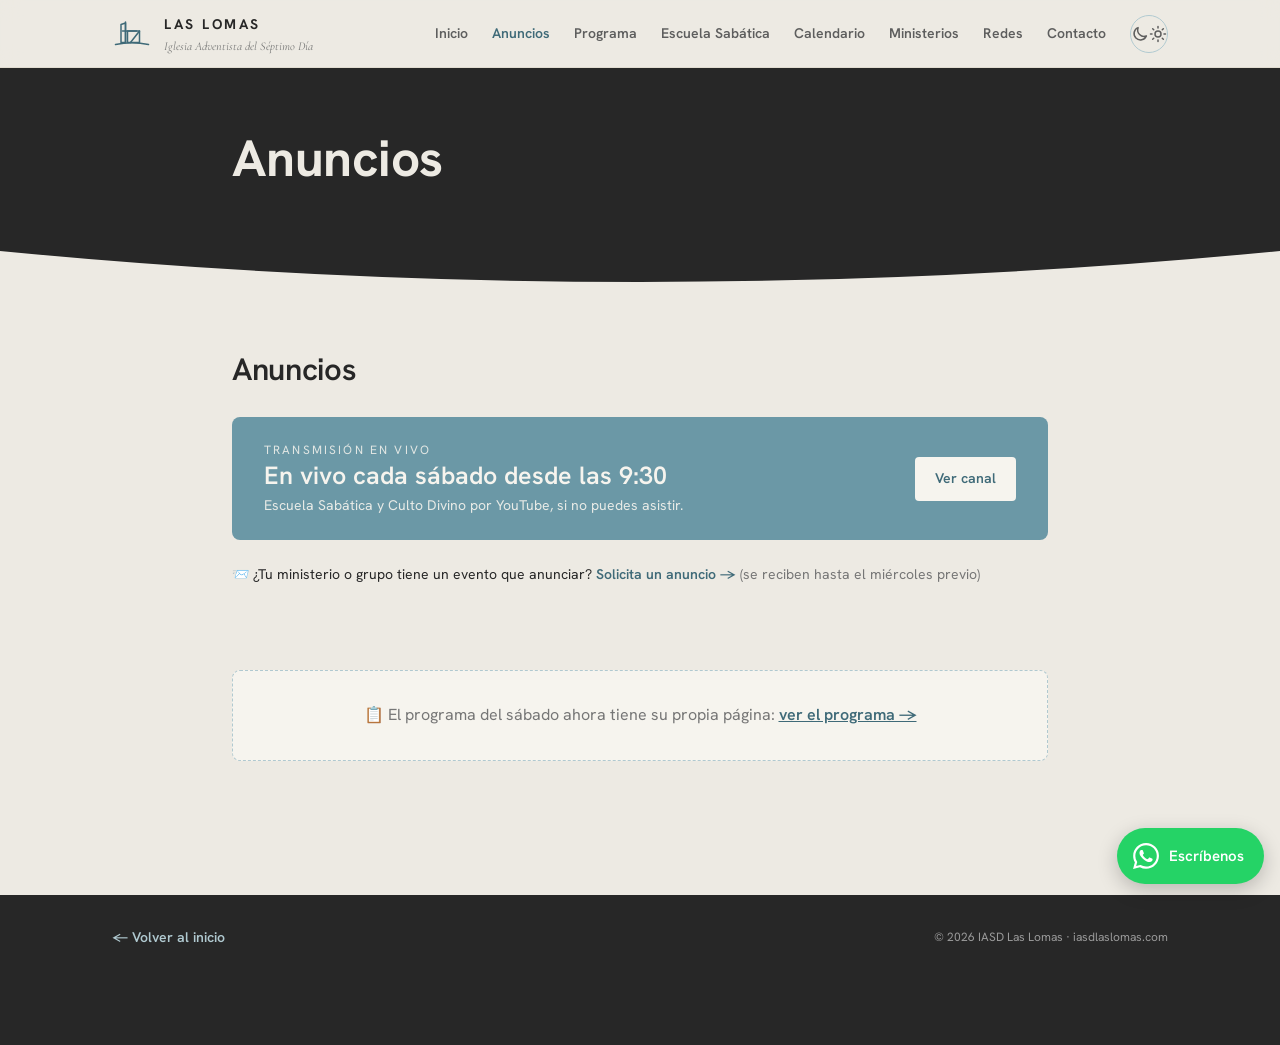
<file: anuncios.html>
<!DOCTYPE html>
<html lang="es">
<head>
<meta charset="UTF-8">
<meta name="viewport" content="width=device-width, initial-scale=1">
<title>Anuncios — IASD Las Lomas</title>
  <meta name="description" content="Los anuncios de esta semana en la IASD Las Lomas: actividades, eventos y avisos para la congregación.">
  <link rel="canonical" href="https://iasdlaslomas.com/anuncios.html">
  <meta property="og:type" content="website">
  <meta property="og:site_name" content="IASD Las Lomas">
  <meta property="og:locale" content="es_MX">
  <meta property="og:title" content="Anuncios — IASD Las Lomas">
  <meta property="og:description" content="Los anuncios de esta semana en la IASD Las Lomas: actividades, eventos y avisos para la congregación.">
  <meta property="og:url" content="https://iasdlaslomas.com/anuncios.html">
  <meta property="og:image" content="https://iasdlaslomas.com/og.jpg">
  <meta property="og:image:width" content="1200">
  <meta property="og:image:height" content="630">
  <meta property="og:image:alt" content="Fachada de la Iglesia Adventista del Séptimo Día Las Lomas">
  <meta name="twitter:card" content="summary_large_image">
  <link rel="icon" href="favicon.svg" type="image/svg+xml">
  <meta name="theme-color" content="#EDEAE3">
<link rel="preconnect" href="https://fonts.googleapis.com">
<link rel="preconnect" href="https://fonts.gstatic.com" crossorigin>
<link href="https://fonts.googleapis.com/css2?family=Hanken+Grotesk:wght@400;500;600;700&family=Cormorant+Garamond:ital,wght@1,500;1,600&display=swap" rel="stylesheet">
<link rel="stylesheet" href="tokens.css">
<link rel="stylesheet" href="tema.css">
<script src="tema.js"></script>
<style>
  * { box-sizing: border-box; }
  html { scroll-behavior: smooth; }
  body { margin: 0; background: var(--bg); color: var(--ink); font-family: var(--font-body); line-height: var(--leading-normal); }
  .wrap { max-width: 880px; margin: 0 auto; padding: 0 var(--space-6); }
  section { padding: clamp(2.5rem, 6vh, 4rem) 0; }

  header { position: sticky; top: 0; z-index: 20; background: color-mix(in srgb, var(--color-crema-100) 90%, transparent); backdrop-filter: blur(10px); border-bottom: var(--line-thin) solid var(--border); }
  .nav { display: flex; align-items: center; gap: var(--space-5); padding: var(--space-3) 0; max-width: 1120px; margin: 0 auto; padding-left: var(--space-6); padding-right: var(--space-6); }
  .brand { display: flex; align-items: center; gap: var(--space-3); text-decoration: none; color: var(--ink); }
  .brand svg { width: 40px; height: auto; stroke: var(--accent-press); }
  .brand .name { font-weight: 700; letter-spacing: var(--tracking-wider); font-size: var(--text-sm); text-transform: uppercase; }
  .brand .desc { display: block; font-family: var(--font-script); font-style: italic; font-size: var(--text-xs); letter-spacing: 0; text-transform: none; color: var(--ink-muted); }
  .nav nav { margin-left: auto; display: flex; gap: var(--space-5); align-items: center; }
  .nav nav a { color: var(--ink-soft); text-decoration: none; font-size: var(--text-sm); font-weight: 600; }
  .nav nav a:hover, .nav nav a.actual { color: var(--accent-press); }
  .nav-toggle { display: none; margin-left: auto; background: transparent; border: none; cursor: pointer; padding: 6px; color: var(--ink); }
  .nav-toggle svg { width: 24px; height: 24px; display: block; }
  @media (max-width: 960px) {
    .nav-toggle { display: block; }
    .nav nav { display: none; position: absolute; top: 100%; left: 0; right: 0; margin: 0; flex-direction: column; align-items: flex-start; gap: 0; background: color-mix(in srgb, var(--color-crema-100) 97%, transparent); backdrop-filter: blur(10px); border-bottom: var(--line-thin) solid var(--border); padding: var(--space-2) var(--space-6) var(--space-4); box-shadow: var(--shadow-md); }
    .nav nav.abierto { display: flex; }
    .nav nav a { padding: 10px 0; font-size: var(--text-base); width: 100%; }
  }

  .hero-mini { background: var(--bg-inverted); color: var(--ink-on-dark); padding: clamp(2.5rem, 6vh, 4rem) 0; }
  .hero-mini .kicker { color: var(--color-cielo-300); }
  .hero-mini h1 { font-size: clamp(2.2rem, 5vw, 3.2rem); margin: var(--space-2) 0 0; letter-spacing: var(--tracking-tight); line-height: var(--leading-tight); }
  .kicker { font-size: var(--text-xs); letter-spacing: var(--tracking-wider); text-transform: uppercase; font-weight: 700; color: var(--accent-press); }
  .loma { display: block; width: 100%; height: 48px; }

  .banner { display: flex; align-items: center; gap: var(--space-5); border-radius: var(--radius-lg); padding: var(--space-5) var(--space-6); margin-bottom: var(--space-4); }
  .banner .lead { font-size: var(--text-xs); letter-spacing: var(--tracking-wider); text-transform: uppercase; opacity: .85; }
  .banner h3 { margin: 2px 0 0; font-size: var(--text-xl); font-weight: 600; line-height: var(--leading-tight); }
  .banner p { margin: 4px 0 0; font-size: var(--text-sm); opacity: .9; }
  .banner .cta { margin-left: auto; flex: none; font-weight: 600; font-size: var(--text-sm); padding: 11px 20px; border-radius: var(--radius-md); white-space: nowrap; text-decoration: none; }
  .banner-accent { background: var(--accent); color: var(--on-accent); }
  .banner-accent .cta { background: var(--on-accent); color: var(--accent-press); }
  .banner-ink { background: var(--bg-inverted); color: var(--ink-on-dark); }
  .banner-ink .cta { background: var(--accent); color: var(--on-accent); }
  .banner-tint { background: var(--bg-tinted); color: var(--ink); border: var(--line-thin) solid var(--border-strong); }
  .banner-tint .cta { background: var(--accent); color: var(--on-accent); }
  .banner img.foto { width: 148px; border-radius: var(--radius-md); flex: none; display: block; }
  @media (max-width: 640px) { .banner { flex-direction: column; align-items: flex-start; } .banner .cta { margin-left: 0; } .banner img.foto { width: 100%; } }
  .vacio { color: var(--ink-muted); font-size: var(--text-base); background: var(--bg-elevated); border: var(--line-thin) dashed var(--border-strong); border-radius: var(--radius-lg); padding: var(--space-6); text-align: center; }

  h2.titulo { font-size: var(--text-2xl); font-weight: 600; letter-spacing: var(--tracking-tight); margin: 0 0 var(--space-5); }
  h2.titulo a.abrir-canva { display: inline-block; vertical-align: middle; margin-left: var(--space-4); font-size: var(--text-xs); font-weight: 700; letter-spacing: var(--tracking-wide); color: var(--accent-press); text-decoration: none; border: var(--line-thin) solid var(--border-strong); border-radius: var(--radius-pill); padding: 4px 14px; }
  h2.titulo a.abrir-canva:hover { background: var(--bg-tinted); }
  .schedule { background: var(--bg-elevated); border: var(--line-thin) solid var(--border); border-radius: var(--radius-lg); overflow: hidden; box-shadow: var(--shadow-md); }
  .schedule .head { background: var(--bg-inverted); color: var(--ink-on-dark); padding: var(--space-4) var(--space-5); }
  .schedule .head .day { font-size: var(--text-xs); letter-spacing: var(--tracking-wider); text-transform: uppercase; color: var(--color-cielo-300); }
  .schedule .head .title { font-size: var(--text-xl); font-weight: 600; margin-top: 2px; }
  .slot { display: flex; align-items: center; gap: var(--space-4); padding: var(--space-4) var(--space-5); border-bottom: var(--line-thin) solid var(--border); }
  .slot:last-child { border-bottom: none; }
  .slot .time { font-weight: 600; font-size: var(--text-base); color: var(--accent-press); width: 92px; flex: none; font-variant-numeric: tabular-nums; }
  .slot .what b { display: block; font-size: var(--text-base); font-weight: 600; }
  .slot .what span { font-size: var(--text-sm); color: var(--ink-muted); }
  .slot .what .det { display: block; font-size: var(--text-xs); color: var(--ink-muted); margin-top: 2px; font-style: italic; }
  .slot .what .rec { display: block; font-size: var(--text-xs); color: var(--accent-press); margin-top: 2px; font-weight: 600; }
  .slot .what a.abrir { display: inline-block; font-size: var(--text-xs); font-weight: 700; letter-spacing: var(--tracking-wide); color: var(--accent-press); text-decoration: none; border: var(--line-thin) solid var(--border-strong); border-radius: var(--radius-pill); padding: 3px 12px; margin-top: 6px; margin-right: 6px; }
  .slot .what a.abrir:hover { background: var(--bg-tinted); }
  .schedule + .schedule { margin-top: var(--space-5); }
  .schedule .head .tema { font-family: var(--font-script); font-style: italic; font-size: var(--text-base); color: var(--color-cielo-300); margin-top: 2px; }
  .schedule .head .ver-diseno { display: inline-block; margin-top: var(--space-2); font-size: var(--text-xs); font-weight: 700; letter-spacing: var(--tracking-wide); color: var(--color-cielo-300); text-decoration: none; border: var(--line-thin) solid var(--color-carbon-600); border-radius: var(--radius-pill); padding: 5px 14px; }
  .schedule .head .ver-diseno:hover { color: var(--ink-on-dark); border-color: var(--color-cielo-300); }
  .schedule .pie { padding: var(--space-3) var(--space-5); background: var(--bg-tinted); font-size: var(--text-sm); color: var(--ink-soft); border-top: var(--line-thin) solid var(--border); }
  .nota-prep { display: flex; gap: var(--space-3); align-items: start; background: var(--bg-tinted); border: var(--line-thin) solid var(--border-strong); border-radius: var(--radius-lg); padding: var(--space-4) var(--space-5); margin-bottom: var(--space-5); font-size: var(--text-sm); color: var(--accent-press); }
  .solicitar-cta { margin-top: var(--space-5); font-size: var(--text-sm); }
  .solicitar-cta a { color: var(--accent-press); font-weight: 600; text-decoration: none; }
  .solicitar-cta a:hover { text-decoration: underline; }

  footer { background: var(--bg-inverted); color: var(--ink-on-dark); padding: var(--space-6) 0; margin-top: var(--space-8); }
  footer .wrap { display: flex; flex-wrap: wrap; gap: var(--space-5); align-items: center; justify-content: space-between; max-width: 1120px; }
  footer small { color: var(--color-gris-400); font-size: var(--text-xs); }
  footer a { color: var(--color-cielo-300); text-decoration: none; font-size: var(--text-sm); font-weight: 600; }
</style>
</head>
<body>

<header>
  <div class="nav">
    <a class="brand" href="index.html">
      <svg viewBox="0 0 160 120" fill="none" stroke-width="6" stroke-linecap="round" stroke-linejoin="round" aria-hidden="true">
        <path d="M14,102 Q80,88 146,102"/><path d="M36,22 L54,16 L54,94 L36,94 Z"/><line x1="54" y1="12" x2="54" y2="94"/><line x1="42" y1="48" x2="98" y2="48"/><path d="M62,48 L110,48 L110,94 L62,94 Z"/><line x1="110" y1="48" x2="74" y2="94"/>
      </svg>
      <span>
        <span class="name">Las Lomas</span>
        <span class="desc">Iglesia Adventista del Séptimo Día</span>
      </span>
    </a>
    <button class="nav-toggle" type="button" aria-label="Abrir menú" aria-expanded="false">
      <svg viewBox="0 0 24 24" fill="none" stroke="currentColor" stroke-width="2" stroke-linecap="round"><line x1="4" y1="7" x2="20" y2="7"/><line x1="4" y1="12" x2="20" y2="12"/><line x1="4" y1="17" x2="20" y2="17"/></svg>
    </button>
    <nav>
      <a href="index.html">Inicio</a>
      <a href="anuncios.html" class="actual">Anuncios</a>
      <a href="programa.html">Programa</a>
      <a href="escuela.html">Escuela Sabática</a>
      <a href="calendario.html">Calendario</a>
      <a href="ministerios.html">Ministerios</a>
      <a href="redes.html">Redes</a>
      <a href="index.html#contacto">Contacto</a>
    </nav>
  </div>
</header>

<div class="hero-mini">
  <div class="wrap">
    <h1>Anuncios</h1>
  </div>
</div>
<svg class="loma" viewBox="0 0 1440 48" preserveAspectRatio="none" aria-hidden="true">
  <path d="M0,48 L0,40 Q720,-22 1440,40 L1440,48 Z" fill="var(--color-carbon-800)" transform="scale(1,-1) translate(0,-48)"/>
</svg>

<section>
  <div class="wrap">
    <h2 class="titulo">Anuncios</h2>
    <div id="anuncios-lista"></div>
    <p class="vacio" id="anuncios-vacio" hidden>No hay anuncios por ahora — vuelve pronto.</p>
    <p class="solicitar-cta">📨 ¿Tu ministerio o grupo tiene un evento que anunciar? <a href="solicitar.html">Solicita un anuncio →</a> <span style="color:var(--ink-muted);">(se reciben hasta el miércoles previo)</span></p>
  </div>
</section>

<section id="programa" style="padding-top: 0;">
  <div class="wrap">
    <p class="vacio">📋 El programa del sábado ahora tiene su propia página: <a href="programa.html" style="color:var(--accent-press);font-weight:600;">ver el programa →</a></p>
  </div>
</section>

<footer>
  <div class="wrap">
    <a href="index.html">← Volver al inicio</a>
    <small>© 2026 IASD Las Lomas · iasdlaslomas.com</small>
  </div>
</footer>

<script>
(function () {
  var estilos = ['banner-accent', 'banner-ink', 'banner-tint'];
  fetch('anuncios.json', { cache: 'no-store' })
    .then(function (r) { if (!r.ok) throw 0; return r.json(); })
    .then(function (lista) {
      var hoy = new Date();
      var activos = (lista || []).filter(function (a) {
        return a && a.titulo && (!a.hasta || new Date(a.hasta + 'T23:59:59') >= hoy);
      });
      // Entrada especial {"tipo":"canva","enlace":...}: botón para ver el deck original.
      var canva = (lista || []).find(function (a) {
        return a && a.tipo === 'canva' && a.enlace && (!a.hasta || new Date(a.hasta + 'T23:59:59') >= hoy);
      });
      if (canva) {
        var h2an = document.querySelector('h2.titulo');
        if (h2an) {
          var ac = document.createElement('a');
          ac.className = 'abrir-canva';
          ac.href = canva.enlace; ac.target = '_blank'; ac.rel = 'noopener';
          ac.textContent = 'Ver versión de Canva ↗';
          h2an.appendChild(ac);
        }
      }
      if (!activos.length) { document.getElementById('anuncios-vacio').hidden = false; return; }
      var cont = document.getElementById('anuncios-lista');
      activos.forEach(function (a, i) {
        var b = document.createElement('div');
        b.className = 'banner ' + (estilos.indexOf('banner-' + a.estilo) >= 0 ? 'banner-' + a.estilo : estilos[i % estilos.length]);
        if (a.imagen) {
          var img = document.createElement('img');
          img.className = 'foto'; img.src = a.imagen; img.alt = a.titulo; img.loading = 'lazy';
          b.appendChild(img);
        }
        var caja = document.createElement('div');
        if (a.etiqueta) { var lead = document.createElement('div'); lead.className = 'lead'; lead.textContent = a.etiqueta; caja.appendChild(lead); }
        var h = document.createElement('h3'); h.textContent = a.titulo; caja.appendChild(h);
        if (a.detalle) { var p = document.createElement('p'); p.textContent = a.detalle; caja.appendChild(p); }
        b.appendChild(caja);
        if (a.enlace) {
          var cta = document.createElement('a');
          cta.className = 'cta'; cta.href = a.enlace; cta.target = '_blank'; cta.rel = 'noopener';
          cta.textContent = a.boton || 'Más información';
          b.appendChild(cta);
        }
        cont.appendChild(b);
      });
    })
    .catch(function () { document.getElementById('anuncios-vacio').hidden = false; });

})();
</script>
<script>
(function () {
  var t = document.querySelector('.nav-toggle'), n = document.querySelector('.nav nav');
  if (!t || !n) return;
  t.addEventListener('click', function () {
    var abierto = n.classList.toggle('abierto');
    t.setAttribute('aria-expanded', abierto ? 'true' : 'false');
  });
  n.addEventListener('click', function (e) {
    if (e.target.closest('a')) { n.classList.remove('abierto'); t.setAttribute('aria-expanded', 'false'); }
  });
})();
</script>
<!-- Asistente por WhatsApp: botón flotante -->
<a class="wa-flotante" href="https://wa.me/528134151149?text=Hola" target="_blank" rel="noopener" aria-label="Escríbele al Asistente de la iglesia por WhatsApp"><svg viewBox="0 0 24 24" aria-hidden="true"><path fill="currentColor" d="M17.472 14.382c-.297-.149-1.758-.867-2.03-.967-.273-.099-.471-.148-.67.15-.197.297-.767.966-.94 1.164-.173.199-.347.223-.644.075-.297-.15-1.255-.463-2.39-1.475-.883-.788-1.48-1.761-1.653-2.059-.173-.297-.018-.458.13-.606.134-.133.298-.347.446-.52.149-.174.198-.298.298-.497.099-.198.05-.371-.025-.52-.075-.149-.669-1.612-.916-2.207-.242-.579-.487-.5-.669-.51-.173-.008-.371-.01-.57-.01-.198 0-.52.074-.792.372-.272.297-1.04 1.016-1.04 2.479 0 1.462 1.065 2.875 1.213 3.074.149.198 2.096 3.2 5.077 4.487.709.306 1.262.489 1.694.625.712.227 1.36.195 1.871.118.571-.085 1.758-.719 2.006-1.413.248-.694.248-1.289.173-1.413-.074-.124-.272-.198-.57-.347m-5.421 7.403h-.004a9.87 9.87 0 0 1-5.031-1.378l-.361-.214-3.741.982.998-3.648-.235-.374a9.86 9.86 0 0 1-1.51-5.26c.001-5.45 4.436-9.884 9.888-9.884 2.64 0 5.122 1.03 6.988 2.898a9.825 9.825 0 0 1 2.893 6.994c-.003 5.45-4.437 9.884-9.885 9.884m8.413-18.297A11.815 11.815 0 0 0 12.05 0C5.495 0 .16 5.335.157 11.892c0 2.096.547 4.142 1.588 5.945L.057 24l6.305-1.654a11.882 11.882 0 0 0 5.683 1.448h.005c6.554 0 11.89-5.335 11.893-11.893a11.821 11.821 0 0 0-3.48-8.413z"/></svg><span>Escríbenos</span></a>
<style>
  .wa-flotante { position: fixed; right: max(16px, env(safe-area-inset-right)); bottom: max(16px, env(safe-area-inset-bottom)); z-index: 60; display: inline-flex; align-items: center; gap: 10px; height: 56px; min-width: 56px; padding: 0 16px; justify-content: center; border-radius: 999px; background: #25D366; color: #fff; text-decoration: none; font: 600 15px/1 "Hanken Grotesk", system-ui, sans-serif; box-shadow: 0 6px 20px rgba(0,0,0,.22); transition: transform .15s ease, box-shadow .15s ease; }
  .wa-flotante svg { width: 26px; height: 26px; flex: none; }
  .wa-flotante span { display: none; }
  .wa-flotante:hover { transform: translateY(-2px); box-shadow: 0 10px 24px rgba(0,0,0,.26); }
  .wa-flotante:focus-visible { outline: 3px solid #0b3d2a; outline-offset: 3px; }
  @media (min-width: 820px) { .wa-flotante { padding: 0 20px 0 16px; } .wa-flotante span { display: inline; } }
  @media (prefers-reduced-motion: reduce) { .wa-flotante { transition: none; } .wa-flotante:hover { transform: none; } }
  footer::after { content: ""; display: block; height: 64px; }  /* que el botón no tape el pie */
  @media print { .wa-flotante { display: none; } footer::after { display: none; } }
</style>
</body>
</html>
</file>
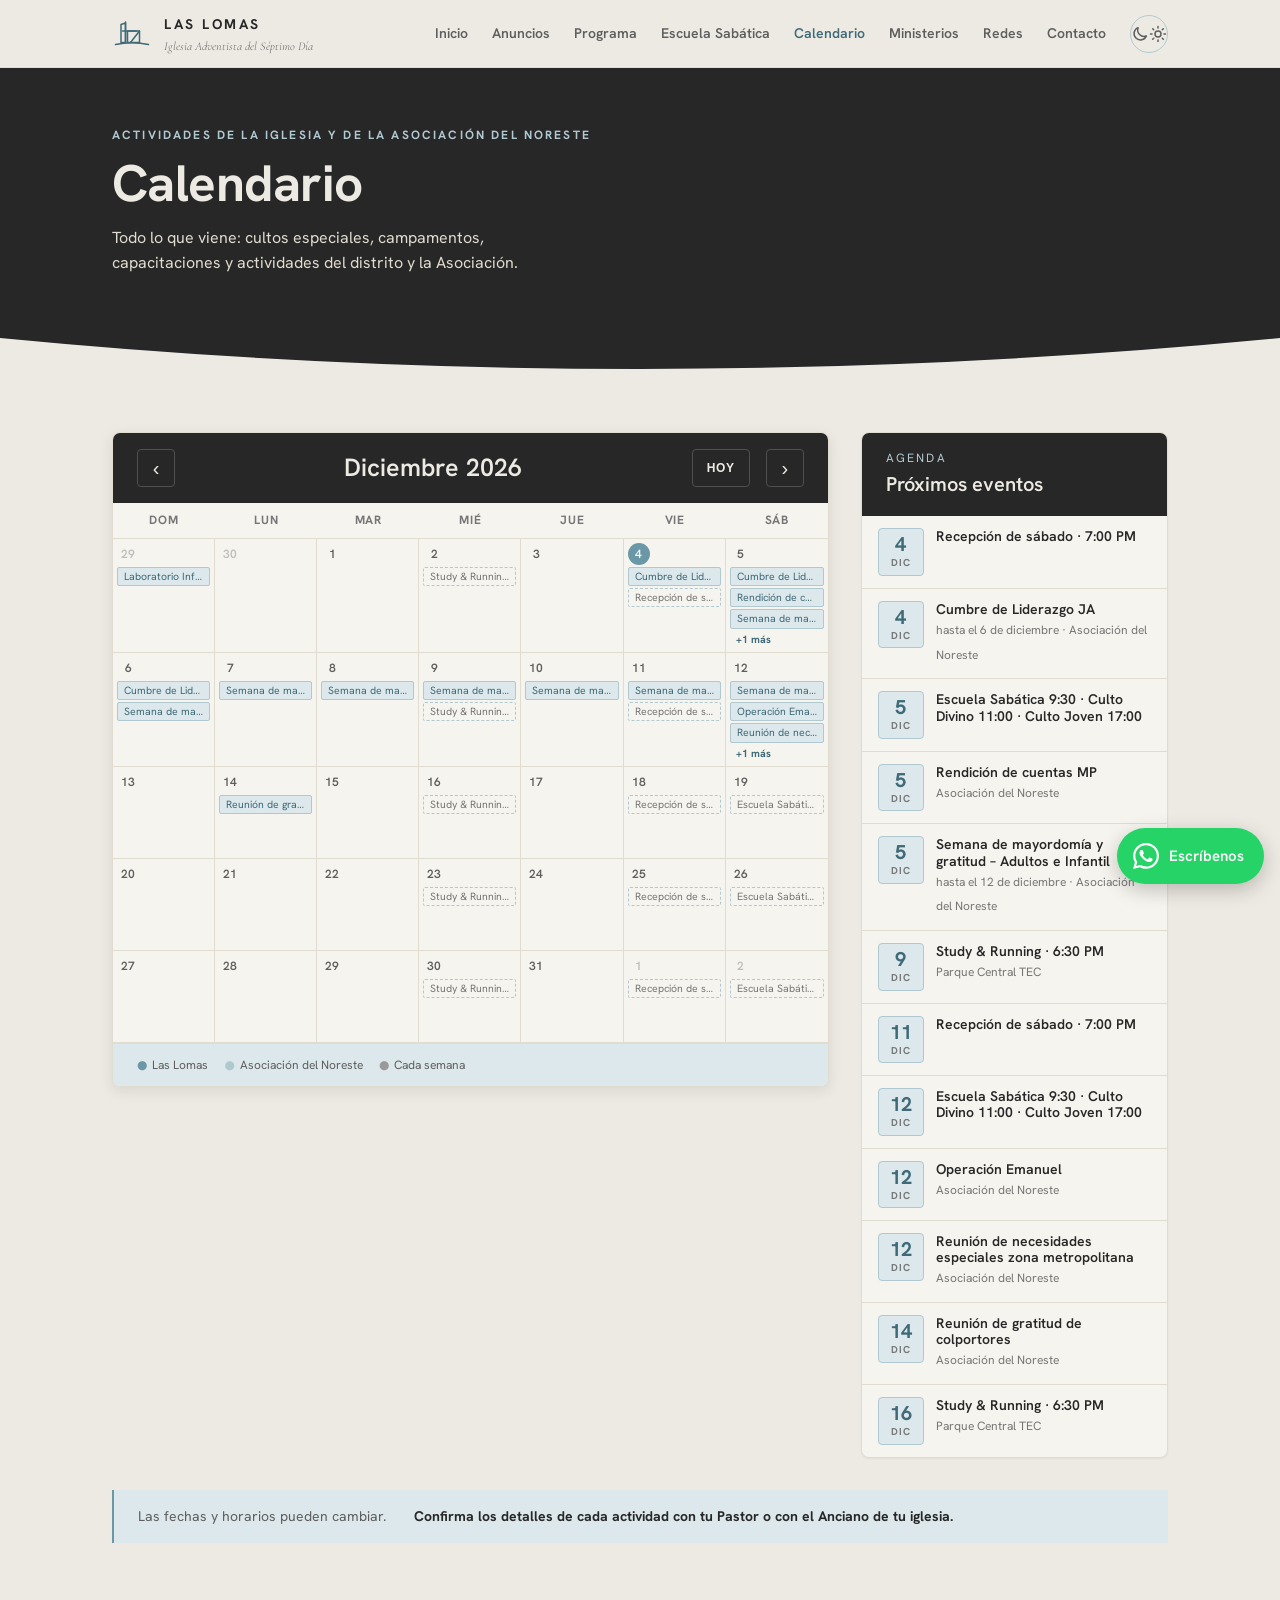
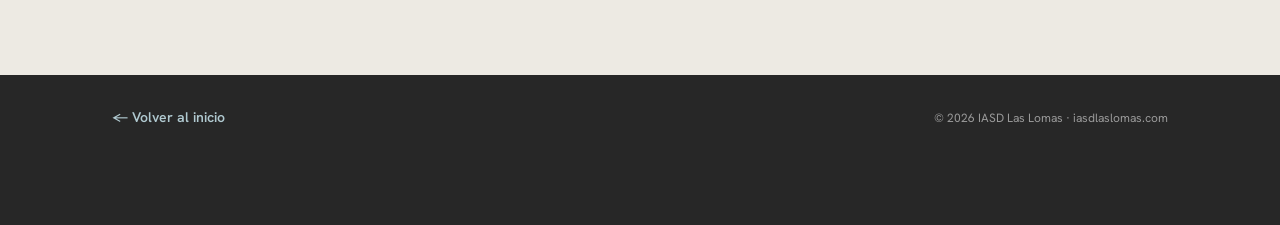
<file: calendario.html>
<!DOCTYPE html>
<html lang="es">
<head>
<meta charset="UTF-8">
<meta name="viewport" content="width=device-width, initial-scale=1">
<title>Calendario — IASD Las Lomas</title>
  <meta name="description" content="Calendario de actividades de la IASD Las Lomas y de la Asociación del Noreste.">
  <link rel="canonical" href="https://iasdlaslomas.com/calendario.html">
  <meta property="og:type" content="website">
  <meta property="og:site_name" content="IASD Las Lomas">
  <meta property="og:locale" content="es_MX">
  <meta property="og:title" content="Calendario — IASD Las Lomas">
  <meta property="og:description" content="Calendario de actividades de la IASD Las Lomas y de la Asociación del Noreste.">
  <meta property="og:url" content="https://iasdlaslomas.com/calendario.html">
  <meta property="og:image" content="https://iasdlaslomas.com/og.jpg">
  <meta property="og:image:width" content="1200">
  <meta property="og:image:height" content="630">
  <meta property="og:image:alt" content="Fachada de la Iglesia Adventista del Séptimo Día Las Lomas">
  <meta name="twitter:card" content="summary_large_image">
  <link rel="icon" href="favicon.svg" type="image/svg+xml">
  <meta name="theme-color" content="#EDEAE3">
<link rel="preconnect" href="https://fonts.googleapis.com">
<link rel="preconnect" href="https://fonts.gstatic.com" crossorigin>
<link href="https://fonts.googleapis.com/css2?family=Hanken+Grotesk:wght@400;500;600;700&family=Cormorant+Garamond:ital,wght@1,500;1,600&display=swap" rel="stylesheet">
<link rel="stylesheet" href="tokens.css">
<link rel="stylesheet" href="tema.css">
<script src="tema.js"></script>
<style>
  * { box-sizing: border-box; }
  html { scroll-behavior: smooth; }
  body { margin: 0; background: var(--bg); color: var(--ink); font-family: var(--font-body); line-height: var(--leading-normal); }
  .wrap { max-width: 1120px; margin: 0 auto; padding: 0 var(--space-6); }
  section { padding: clamp(2.5rem, 6vh, 4rem) 0; }

  header { position: sticky; top: 0; z-index: 20; background: color-mix(in srgb, var(--color-crema-100) 90%, transparent); backdrop-filter: blur(10px); border-bottom: var(--line-thin) solid var(--border); }
  .nav { display: flex; align-items: center; gap: var(--space-5); padding: var(--space-3) var(--space-6); max-width: 1120px; margin: 0 auto; }
  .brand { display: flex; align-items: center; gap: var(--space-3); text-decoration: none; color: var(--ink); }
  .brand svg { width: 40px; height: auto; stroke: var(--accent-press); }
  .brand .name { font-weight: 700; letter-spacing: var(--tracking-wider); font-size: var(--text-sm); text-transform: uppercase; }
  .brand .desc { display: block; font-family: var(--font-script); font-style: italic; font-size: var(--text-xs); letter-spacing: 0; text-transform: none; color: var(--ink-muted); }
  .nav nav { margin-left: auto; display: flex; gap: var(--space-5); align-items: center; }
  .nav nav a { color: var(--ink-soft); text-decoration: none; font-size: var(--text-sm); font-weight: 600; }
  .nav nav a:hover, .nav nav a.actual { color: var(--accent-press); }
  .nav-toggle { display: none; margin-left: auto; background: transparent; border: none; cursor: pointer; padding: 6px; color: var(--ink); }
  .nav-toggle svg { width: 24px; height: 24px; display: block; }
  @media (max-width: 960px) {
    .nav-toggle { display: block; }
    .nav nav { display: none; position: absolute; top: 100%; left: 0; right: 0; margin: 0; flex-direction: column; align-items: flex-start; gap: 0; background: color-mix(in srgb, var(--color-crema-100) 97%, transparent); backdrop-filter: blur(10px); border-bottom: var(--line-thin) solid var(--border); padding: var(--space-2) var(--space-6) var(--space-4); box-shadow: var(--shadow-md); }
    .nav nav.abierto { display: flex; }
    .nav nav a { padding: 10px 0; font-size: var(--text-base); width: 100%; }
  }

  .hero-mini { background: var(--bg-inverted); color: var(--ink-on-dark); padding: clamp(2.5rem, 6vh, 4rem) 0; }
  .hero-mini .kicker { color: var(--color-cielo-300); }
  .hero-mini h1 { font-size: clamp(2.2rem, 5vw, 3.2rem); margin: var(--space-2) 0 0; letter-spacing: var(--tracking-tight); line-height: var(--leading-tight); }
  .hero-mini p { color: var(--color-crema-200); margin: var(--space-3) 0 0; max-width: 52ch; }
  .kicker { font-size: var(--text-xs); letter-spacing: var(--tracking-wider); text-transform: uppercase; font-weight: 700; color: var(--accent-press); }
  .loma { display: block; width: 100%; height: 48px; }

  .cal-layout { display: grid; grid-template-columns: 7fr 3fr; gap: var(--space-6); align-items: start; }
  @media (max-width: 900px) { .cal-layout { grid-template-columns: 1fr; } }

  /* ---- Vista mensual ---- */
  .cal { background: var(--bg-elevated); border: var(--line-thin) solid var(--border); border-radius: var(--radius-lg); overflow: hidden; box-shadow: var(--shadow-md); }
  .cal-head { display: flex; align-items: center; gap: var(--space-4); background: var(--bg-inverted); color: var(--ink-on-dark); padding: var(--space-4) var(--space-5); }
  .cal-head .mes { font-size: var(--text-xl); font-weight: 600; text-transform: capitalize; flex: 1; text-align: center; }
  .cal-head button { background: transparent; border: var(--line-thin) solid var(--color-carbon-600); color: var(--ink-on-dark); border-radius: var(--radius-md); width: 38px; height: 38px; font-size: var(--text-lg); cursor: pointer; line-height: 1; }
  .cal-head button:hover { border-color: var(--color-cielo-300); color: var(--color-cielo-300); }
  .cal-head .hoy-btn { width: auto; padding: 0 14px; font-size: var(--text-xs); font-weight: 700; letter-spacing: var(--tracking-wide); }
  .cal-dias, .cal-grid { display: grid; grid-template-columns: repeat(7, minmax(0, 1fr)); }
  .cal-dias div { padding: var(--space-2); text-align: center; font-size: var(--text-xs); font-weight: 700; letter-spacing: var(--tracking-wide); text-transform: uppercase; color: var(--ink-muted); border-bottom: var(--line-thin) solid var(--border); }
  .cal-celda { min-width: 0; min-height: 92px; border-bottom: var(--line-thin) solid var(--border); border-right: var(--line-thin) solid var(--border); padding: 4px; font-size: var(--text-xs); }
  .cal-celda:nth-child(7n) { border-right: none; }
  .cal-celda .num { font-weight: 600; color: var(--ink-soft); display: inline-block; width: 22px; height: 22px; line-height: 22px; text-align: center; border-radius: var(--radius-pill); }
  .cal-celda.otro-mes .num { color: var(--color-gris-300); }
  .cal-celda.hoy .num { background: var(--accent); color: var(--on-accent); }
  .pill { display: block; margin-top: 2px; padding: 1px 6px; border-radius: var(--radius-sm); font-size: 10.5px; line-height: 1.45; white-space: nowrap; overflow: hidden; text-overflow: ellipsis; cursor: default; }
  .pill.iglesia { background: var(--accent); color: var(--on-accent); }
  .pill.asociacion { background: var(--bg-tinted); color: var(--accent-press); border: var(--line-thin) solid var(--border-strong); }
  .pill.recurrente { background: transparent; color: var(--ink-muted); border: var(--line-thin) dashed var(--border-strong); }
  .pill.mas { background: transparent; color: var(--accent-press); font-weight: 700; cursor: pointer; border: none; }
  .leyenda { display: flex; gap: var(--space-4); flex-wrap: wrap; padding: var(--space-3) var(--space-5); background: var(--bg-tinted); border-top: var(--line-thin) solid var(--border); font-size: var(--text-xs); color: var(--ink-soft); }
  .leyenda span::before { content: "●"; margin-right: 5px; }
  .leyenda .l-iglesia::before { color: var(--accent); }
  .leyenda .l-asociacion::before { color: var(--color-cielo-300); }
  .leyenda .l-recurrente::before { color: var(--color-gris-400); }

  /* ---- Agenda ---- */
  .agenda { background: var(--bg-elevated); border: var(--line-thin) solid var(--border); border-radius: var(--radius-lg); overflow: hidden; box-shadow: var(--shadow-sm); position: sticky; top: 84px; }
  .agenda .head { background: var(--bg-inverted); color: var(--ink-on-dark); padding: var(--space-4) var(--space-5); }
  .agenda .head .day { font-size: var(--text-xs); letter-spacing: var(--tracking-wider); text-transform: uppercase; color: var(--color-cielo-300); }
  .agenda .head .title { font-size: var(--text-lg); font-weight: 600; margin-top: 2px; }
  .ag-item { display: flex; gap: var(--space-3); padding: var(--space-3) var(--space-4); border-bottom: var(--line-thin) solid var(--border); align-items: flex-start; }
  .ag-item:last-child { border-bottom: none; }
  .ag-fecha { flex: none; width: 46px; text-align: center; background: var(--bg-tinted); border: var(--line-thin) solid var(--border-strong); border-radius: var(--radius-md); padding: 4px 2px; }
  .ag-fecha .d { font-size: var(--text-lg); font-weight: 700; color: var(--accent-press); line-height: 1.1; }
  .ag-fecha .m { font-size: 10px; letter-spacing: var(--tracking-wide); text-transform: uppercase; color: var(--ink-muted); font-weight: 700; }
  .ag-info b { display: block; font-size: var(--text-sm); font-weight: 600; line-height: var(--leading-tight); }
  .ag-info span { font-size: var(--text-xs); color: var(--ink-muted); }
  .ag-vacio { padding: var(--space-5); color: var(--ink-muted); text-align: center; font-size: var(--text-sm); }

  .nota-confirma { display: flex; gap: var(--space-3); align-items: flex-start; background: var(--bg-tinted); border-left: var(--line-bold) solid var(--accent); padding: var(--space-4) var(--space-5); margin-top: var(--space-6); color: var(--ink-soft); font-size: var(--text-sm); }
  .nota-confirma b { color: var(--ink); }

  footer { background: var(--bg-inverted); color: var(--ink-on-dark); padding: var(--space-6) 0; margin-top: var(--space-8); }
  footer .wrap { display: flex; flex-wrap: wrap; gap: var(--space-5); align-items: center; justify-content: space-between; }
  footer small { color: var(--color-gris-400); font-size: var(--text-xs); }
  footer a { color: var(--color-cielo-300); text-decoration: none; font-size: var(--text-sm); font-weight: 600; }

  @media (max-width: 640px) {
    .cal-celda { min-height: 58px; }
    .pill { font-size: 0; padding: 0; width: 7px; height: 7px; border-radius: 50%; display: inline-block; margin: 2px 1px 0 0; }
    .pill.mas { display: none; }
  }
</style>
</head>
<body>

<header>
  <div class="nav">
    <a class="brand" href="index.html">
      <svg viewBox="0 0 160 120" fill="none" stroke-width="6" stroke-linecap="round" stroke-linejoin="round" aria-hidden="true">
        <path d="M14,102 Q80,88 146,102"/><path d="M36,22 L54,16 L54,94 L36,94 Z"/><line x1="54" y1="12" x2="54" y2="94"/><line x1="42" y1="48" x2="98" y2="48"/><path d="M62,48 L110,48 L110,94 L62,94 Z"/><line x1="110" y1="48" x2="74" y2="94"/>
      </svg>
      <span>
        <span class="name">Las Lomas</span>
        <span class="desc">Iglesia Adventista del Séptimo Día</span>
      </span>
    </a>
    <button class="nav-toggle" type="button" aria-label="Abrir menú" aria-expanded="false">
      <svg viewBox="0 0 24 24" fill="none" stroke="currentColor" stroke-width="2" stroke-linecap="round"><line x1="4" y1="7" x2="20" y2="7"/><line x1="4" y1="12" x2="20" y2="12"/><line x1="4" y1="17" x2="20" y2="17"/></svg>
    </button>
    <nav>
      <a href="index.html">Inicio</a>
      <a href="anuncios.html">Anuncios</a>
      <a href="programa.html">Programa</a>
      <a href="escuela.html">Escuela Sabática</a>
      <a href="calendario.html" class="actual">Calendario</a>
      <a href="ministerios.html">Ministerios</a>
      <a href="redes.html">Redes</a>
      <a href="index.html#contacto">Contacto</a>
    </nav>
  </div>
</header>

<div class="hero-mini">
  <div class="wrap">
    <span class="kicker">Actividades de la iglesia y de la Asociación del Noreste</span>
    <h1>Calendario</h1>
    <p>Todo lo que viene: cultos especiales, campamentos, capacitaciones y actividades del distrito y la Asociación.</p>
  </div>
</div>
<svg class="loma" viewBox="0 0 1440 48" preserveAspectRatio="none" aria-hidden="true">
  <path d="M0,48 L0,40 Q720,-22 1440,40 L1440,48 Z" fill="var(--color-carbon-800)" transform="scale(1,-1) translate(0,-48)"/>
</svg>

<section>
  <div class="wrap">
    <div class="cal-layout">

      <div class="cal">
        <div class="cal-head">
          <button id="cal-prev" aria-label="Mes anterior">‹</button>
          <div class="mes" id="cal-mes">—</div>
          <button class="hoy-btn" id="cal-hoy" aria-label="Ir al mes actual">HOY</button>
          <button id="cal-sig" aria-label="Mes siguiente">›</button>
        </div>
        <div class="cal-dias">
          <div>Dom</div><div>Lun</div><div>Mar</div><div>Mié</div><div>Jue</div><div>Vie</div><div>Sáb</div>
        </div>
        <div class="cal-grid" id="cal-grid"></div>
        <div class="leyenda">
          <span class="l-iglesia">Las Lomas</span>
          <span class="l-asociacion">Asociación del Noreste</span>
          <span class="l-recurrente">Cada semana</span>
        </div>
      </div>

      <aside class="agenda">
        <div class="head">
          <div class="day">Agenda</div>
          <div class="title">Próximos eventos</div>
        </div>
        <div id="agenda-lista"></div>
        <p class="ag-vacio" id="agenda-vacio" hidden>No hay eventos próximos registrados.</p>
      </aside>

    </div>

    <p class="nota-confirma">Las fechas y horarios pueden cambiar. <span>&nbsp;</span><b>Confirma los detalles de cada actividad con tu Pastor o con el Anciano de tu iglesia.</b></p>
  </div>
</section>

<footer>
  <div class="wrap">
    <a href="index.html">← Volver al inicio</a>
    <small>© 2026 IASD Las Lomas · iasdlaslomas.com</small>
  </div>
</footer>

<script>
// Menú móvil
(function () {
  var t = document.querySelector('.nav-toggle'), n = document.querySelector('.nav nav');
  if (t && n) t.addEventListener('click', function () {
    var abierto = n.classList.toggle('abierto');
    t.setAttribute('aria-expanded', abierto ? 'true' : 'false');
  });
})();

// Calendario: eventos desde calendario.json (editable en GitHub).
(function () {
  var MESES = ['enero','febrero','marzo','abril','mayo','junio','julio','agosto','septiembre','octubre','noviembre','diciembre'];
  var MES_CORTO = ['ene','feb','mar','abr','may','jun','jul','ago','sep','oct','nov','dic'];
  var eventos = [], recurrentes = [];
  var vista = new Date(); vista.setDate(1);

  function aFecha(s) { return new Date(s + 'T12:00:00'); }
  function mismoDia(a, b) { return a.getFullYear() === b.getFullYear() && a.getMonth() === b.getMonth() && a.getDate() === b.getDate(); }
  function eventosDelDia(fecha) {
    var lista = [];
    eventos.forEach(function (e) {
      var ini = aFecha(e.inicio), fin = e.fin ? aFecha(e.fin) : ini;
      if (fecha >= new Date(ini.getFullYear(), ini.getMonth(), ini.getDate()) && fecha <= new Date(fin.getFullYear(), fin.getMonth(), fin.getDate())) lista.push(e);
    });
    recurrentes.forEach(function (r) {
      if (fecha.getDay() === r.diaSemana) lista.push({ titulo: r.titulo, categoria: 'recurrente', detalle: r.detalle });
    });
    return lista;
  }

  function pintarMes() {
    document.getElementById('cal-mes').textContent = MESES[vista.getMonth()] + ' ' + vista.getFullYear();
    var grid = document.getElementById('cal-grid');
    grid.innerHTML = '';
    var hoy = new Date();
    var primero = new Date(vista.getFullYear(), vista.getMonth(), 1);
    var inicio = new Date(primero); inicio.setDate(1 - primero.getDay());
    for (var i = 0; i < 42; i++) {
      var f = new Date(inicio); f.setDate(inicio.getDate() + i);
      if (i === 35 && f.getMonth() !== vista.getMonth()) break;
      var celda = document.createElement('div');
      celda.className = 'cal-celda' + (f.getMonth() !== vista.getMonth() ? ' otro-mes' : '') + (mismoDia(f, hoy) ? ' hoy' : '');
      var num = document.createElement('span'); num.className = 'num'; num.textContent = f.getDate();
      celda.appendChild(num);
      var lista = eventosDelDia(f);
      lista.slice(0, 3).forEach(function (e) {
        var p = document.createElement('span');
        p.className = 'pill ' + (e.categoria || 'asociacion');
        p.textContent = e.titulo;
        p.title = e.titulo + (e.detalle ? ' — ' + e.detalle : '');
        celda.appendChild(p);
      });
      if (lista.length > 3) {
        var mas = document.createElement('span');
        mas.className = 'pill mas';
        mas.textContent = '+' + (lista.length - 3) + ' más';
        mas.title = lista.slice(3).map(function (e) { return e.titulo; }).join(' · ');
        celda.appendChild(mas);
      }
      grid.appendChild(celda);
    }
  }

  function pintarAgenda() {
    var cont = document.getElementById('agenda-lista');
    cont.innerHTML = '';
    var hoy = new Date(); hoy.setHours(0, 0, 0, 0);
    var items = [];
    eventos.forEach(function (e) {
      var f = aFecha(e.inicio);
      var fin = e.fin ? aFecha(e.fin) : f;
      if (fin >= hoy) items.push({ fecha: f < hoy ? hoy : f, ev: e });
    });
    // próximas 2 ocurrencias de cada recurrente
    recurrentes.forEach(function (r) {
      for (var k = 0, d = new Date(hoy); k < 2 && d < new Date(hoy.getTime() + 15 * 864e5);) {
        if (d.getDay() === r.diaSemana) { items.push({ fecha: new Date(d), ev: { titulo: r.titulo, detalle: r.detalle, categoria: 'recurrente' } }); k++; }
        d.setDate(d.getDate() + 1);
      }
    });
    items.sort(function (a, b) { return a.fecha - b.fecha; });
    if (!items.length) { document.getElementById('agenda-vacio').hidden = false; return; }
    items.slice(0, 12).forEach(function (it) {
      var fila = document.createElement('div'); fila.className = 'ag-item';
      var fe = document.createElement('div'); fe.className = 'ag-fecha';
      fe.innerHTML = '<div class="d">' + it.fecha.getDate() + '</div><div class="m">' + MES_CORTO[it.fecha.getMonth()] + '</div>';
      fila.appendChild(fe);
      var info = document.createElement('div'); info.className = 'ag-info';
      var b = document.createElement('b'); b.textContent = it.ev.titulo; info.appendChild(b);
      var extras = [];
      if (it.ev.fin) extras.push('hasta el ' + aFecha(it.ev.fin).getDate() + ' de ' + MESES[aFecha(it.ev.fin).getMonth()]);
      if (it.ev.detalle) extras.push(it.ev.detalle);
      if (it.ev.categoria === 'asociacion') extras.push('Asociación del Noreste');
      if (extras.length) { var s = document.createElement('span'); s.textContent = extras.join(' · '); info.appendChild(s); }
      fila.appendChild(info);
      cont.appendChild(fila);
    });
  }

  document.getElementById('cal-prev').addEventListener('click', function () { vista.setMonth(vista.getMonth() - 1); pintarMes(); });
  document.getElementById('cal-sig').addEventListener('click', function () { vista.setMonth(vista.getMonth() + 1); pintarMes(); });
  document.getElementById('cal-hoy').addEventListener('click', function () { vista = new Date(); vista.setDate(1); pintarMes(); });

  fetch('calendario.json', { cache: 'no-store' })
    .then(function (r) { if (!r.ok) throw 0; return r.json(); })
    .then(function (data) {
      eventos = (data.eventos || []).filter(function (e) { return e && e.inicio && e.titulo; });
      recurrentes = (data.recurrentes || []).filter(function (r) { return r && typeof r.diaSemana === 'number' && r.titulo; });
      pintarMes(); pintarAgenda();
    })
    .catch(function () { pintarMes(); document.getElementById('agenda-vacio').hidden = false; });
})();
</script>
<!-- Asistente por WhatsApp: botón flotante -->
<a class="wa-flotante" href="https://wa.me/528134151149?text=Hola" target="_blank" rel="noopener" aria-label="Escríbele al Asistente de la iglesia por WhatsApp"><svg viewBox="0 0 24 24" aria-hidden="true"><path fill="currentColor" d="M17.472 14.382c-.297-.149-1.758-.867-2.03-.967-.273-.099-.471-.148-.67.15-.197.297-.767.966-.94 1.164-.173.199-.347.223-.644.075-.297-.15-1.255-.463-2.39-1.475-.883-.788-1.48-1.761-1.653-2.059-.173-.297-.018-.458.13-.606.134-.133.298-.347.446-.52.149-.174.198-.298.298-.497.099-.198.05-.371-.025-.52-.075-.149-.669-1.612-.916-2.207-.242-.579-.487-.5-.669-.51-.173-.008-.371-.01-.57-.01-.198 0-.52.074-.792.372-.272.297-1.04 1.016-1.04 2.479 0 1.462 1.065 2.875 1.213 3.074.149.198 2.096 3.2 5.077 4.487.709.306 1.262.489 1.694.625.712.227 1.36.195 1.871.118.571-.085 1.758-.719 2.006-1.413.248-.694.248-1.289.173-1.413-.074-.124-.272-.198-.57-.347m-5.421 7.403h-.004a9.87 9.87 0 0 1-5.031-1.378l-.361-.214-3.741.982.998-3.648-.235-.374a9.86 9.86 0 0 1-1.51-5.26c.001-5.45 4.436-9.884 9.888-9.884 2.64 0 5.122 1.03 6.988 2.898a9.825 9.825 0 0 1 2.893 6.994c-.003 5.45-4.437 9.884-9.885 9.884m8.413-18.297A11.815 11.815 0 0 0 12.05 0C5.495 0 .16 5.335.157 11.892c0 2.096.547 4.142 1.588 5.945L.057 24l6.305-1.654a11.882 11.882 0 0 0 5.683 1.448h.005c6.554 0 11.89-5.335 11.893-11.893a11.821 11.821 0 0 0-3.48-8.413z"/></svg><span>Escríbenos</span></a>
<style>
  .wa-flotante { position: fixed; right: max(16px, env(safe-area-inset-right)); bottom: max(16px, env(safe-area-inset-bottom)); z-index: 60; display: inline-flex; align-items: center; gap: 10px; height: 56px; min-width: 56px; padding: 0 16px; justify-content: center; border-radius: 999px; background: #25D366; color: #fff; text-decoration: none; font: 600 15px/1 "Hanken Grotesk", system-ui, sans-serif; box-shadow: 0 6px 20px rgba(0,0,0,.22); transition: transform .15s ease, box-shadow .15s ease; }
  .wa-flotante svg { width: 26px; height: 26px; flex: none; }
  .wa-flotante span { display: none; }
  .wa-flotante:hover { transform: translateY(-2px); box-shadow: 0 10px 24px rgba(0,0,0,.26); }
  .wa-flotante:focus-visible { outline: 3px solid #0b3d2a; outline-offset: 3px; }
  @media (min-width: 820px) { .wa-flotante { padding: 0 20px 0 16px; } .wa-flotante span { display: inline; } }
  @media (prefers-reduced-motion: reduce) { .wa-flotante { transition: none; } .wa-flotante:hover { transform: none; } }
  footer::after { content: ""; display: block; height: 64px; }  /* que el botón no tape el pie */
  @media print { .wa-flotante { display: none; } footer::after { display: none; } }
</style>
</body>
</html>
</file>
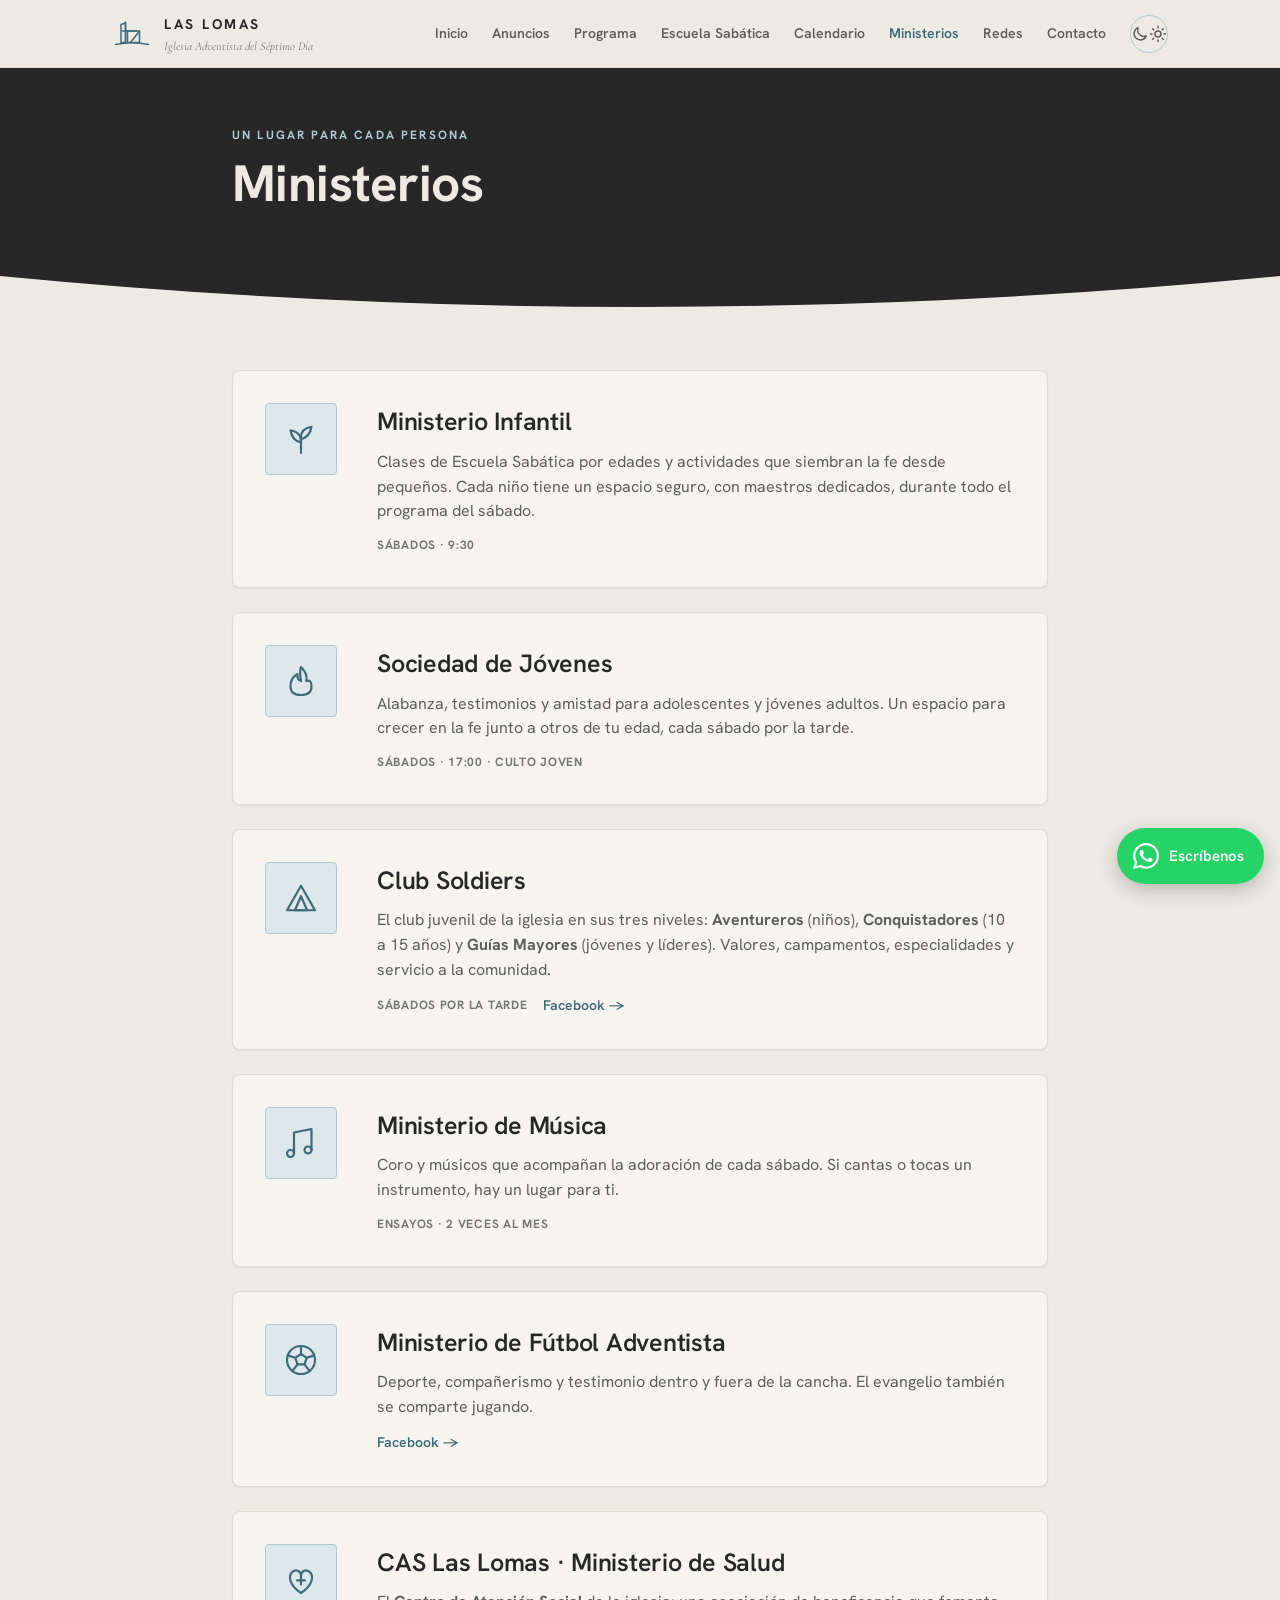
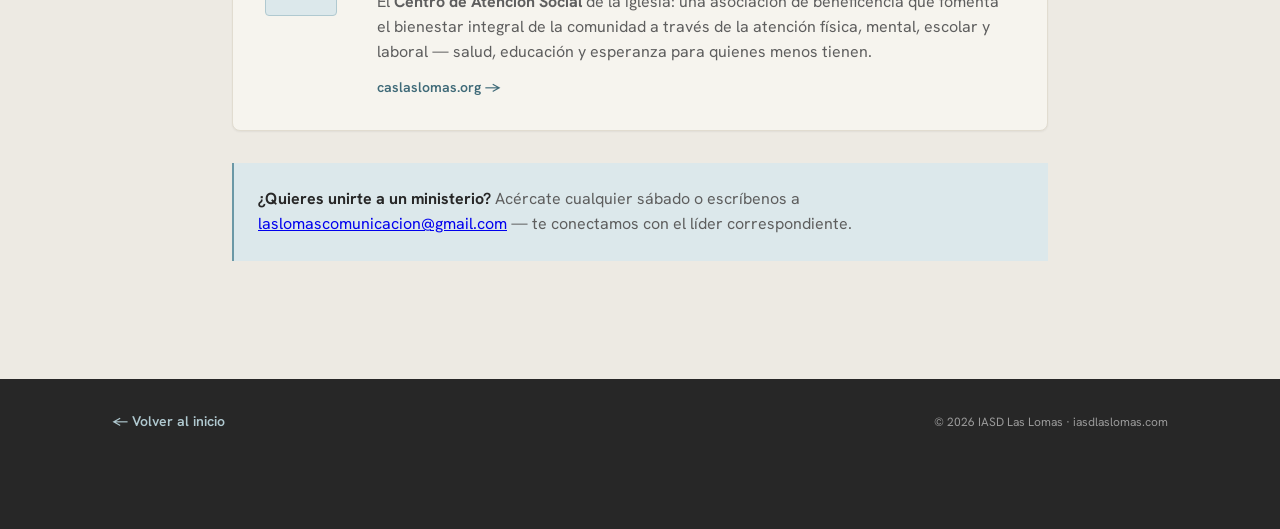
<file: ministerios.html>
<!DOCTYPE html>
<html lang="es">
<head>
<meta charset="UTF-8">
<meta name="viewport" content="width=device-width, initial-scale=1">
<title>Ministerios — IASD Las Lomas</title>
  <meta name="description" content="Ministerios de la IASD Las Lomas: un lugar para cada persona — infantil, jóvenes, música, salud y comunidad.">
  <link rel="canonical" href="https://iasdlaslomas.com/ministerios.html">
  <meta property="og:type" content="website">
  <meta property="og:site_name" content="IASD Las Lomas">
  <meta property="og:locale" content="es_MX">
  <meta property="og:title" content="Ministerios — IASD Las Lomas">
  <meta property="og:description" content="Ministerios de la IASD Las Lomas: un lugar para cada persona — infantil, jóvenes, música, salud y comunidad.">
  <meta property="og:url" content="https://iasdlaslomas.com/ministerios.html">
  <meta property="og:image" content="https://iasdlaslomas.com/og.jpg">
  <meta property="og:image:width" content="1200">
  <meta property="og:image:height" content="630">
  <meta property="og:image:alt" content="Fachada de la Iglesia Adventista del Séptimo Día Las Lomas">
  <meta name="twitter:card" content="summary_large_image">
  <link rel="icon" href="favicon.svg" type="image/svg+xml">
  <meta name="theme-color" content="#EDEAE3">
<link rel="preconnect" href="https://fonts.googleapis.com">
<link rel="preconnect" href="https://fonts.gstatic.com" crossorigin>
<link href="https://fonts.googleapis.com/css2?family=Hanken+Grotesk:wght@400;500;600;700&family=Cormorant+Garamond:ital,wght@1,500;1,600&display=swap" rel="stylesheet">
<link rel="stylesheet" href="tokens.css">
<link rel="stylesheet" href="tema.css">
<script src="tema.js"></script>
<style>
  * { box-sizing: border-box; }
  html { scroll-behavior: smooth; }
  body { margin: 0; background: var(--bg); color: var(--ink); font-family: var(--font-body); line-height: var(--leading-normal); }
  .wrap { max-width: 880px; margin: 0 auto; padding: 0 var(--space-6); }
  section { padding: clamp(2.5rem, 6vh, 4rem) 0; }

  header { position: sticky; top: 0; z-index: 20; background: color-mix(in srgb, var(--color-crema-100) 90%, transparent); backdrop-filter: blur(10px); border-bottom: var(--line-thin) solid var(--border); }
  .nav { display: flex; align-items: center; gap: var(--space-5); padding: var(--space-3) var(--space-6); max-width: 1120px; margin: 0 auto; }
  .brand { display: flex; align-items: center; gap: var(--space-3); text-decoration: none; color: var(--ink); }
  .brand svg { width: 40px; height: auto; stroke: var(--accent-press); }
  .brand .name { font-weight: 700; letter-spacing: var(--tracking-wider); font-size: var(--text-sm); text-transform: uppercase; }
  .brand .desc { display: block; font-family: var(--font-script); font-style: italic; font-size: var(--text-xs); letter-spacing: 0; text-transform: none; color: var(--ink-muted); }
  .nav nav { margin-left: auto; display: flex; gap: var(--space-5); align-items: center; }
  .nav nav a { color: var(--ink-soft); text-decoration: none; font-size: var(--text-sm); font-weight: 600; }
  .nav nav a:hover, .nav nav a.actual { color: var(--accent-press); }
  .nav-toggle { display: none; margin-left: auto; background: transparent; border: none; cursor: pointer; padding: 6px; color: var(--ink); }
  .nav-toggle svg { width: 24px; height: 24px; display: block; }
  @media (max-width: 960px) {
    .nav-toggle { display: block; }
    .nav nav { display: none; position: absolute; top: 100%; left: 0; right: 0; margin: 0; flex-direction: column; align-items: flex-start; gap: 0; background: color-mix(in srgb, var(--color-crema-100) 97%, transparent); backdrop-filter: blur(10px); border-bottom: var(--line-thin) solid var(--border); padding: var(--space-2) var(--space-6) var(--space-4); box-shadow: var(--shadow-md); }
    .nav nav.abierto { display: flex; }
    .nav nav a { padding: 10px 0; font-size: var(--text-base); width: 100%; }
  }

  .hero-mini { background: var(--bg-inverted); color: var(--ink-on-dark); padding: clamp(2.5rem, 6vh, 4rem) 0; }
  .hero-mini .kicker { color: var(--color-cielo-300); }
  .hero-mini h1 { font-size: clamp(2.2rem, 5vw, 3.2rem); margin: var(--space-2) 0 0; letter-spacing: var(--tracking-tight); line-height: var(--leading-tight); }
  .kicker { font-size: var(--text-xs); letter-spacing: var(--tracking-wider); text-transform: uppercase; font-weight: 700; color: var(--accent-press); }
  .loma { display: block; width: 100%; height: 48px; }

  .min { display: grid; grid-template-columns: 88px 1fr; gap: var(--space-5); background: var(--bg-elevated); border: var(--line-thin) solid var(--border); border-radius: var(--radius-lg); padding: var(--space-6); box-shadow: var(--shadow-sm); margin-bottom: var(--space-5); }
  .min .icon { width: 72px; height: 72px; border-radius: var(--radius-md); background: var(--bg-tinted); border: var(--line-thin) solid var(--border-strong); display: flex; align-items: center; justify-content: center; }
  .min .icon svg { width: 42px; height: 42px; stroke: var(--accent-press); fill: none; stroke-width: 2.5; stroke-linecap: round; stroke-linejoin: round; }
  .min h2 { margin: 0 0 var(--space-2); font-size: var(--text-xl); font-weight: 600; letter-spacing: var(--tracking-tight); }
  .min p { margin: 0 0 var(--space-3); color: var(--ink-soft); }
  .min .datos { display: flex; gap: var(--space-4); flex-wrap: wrap; align-items: center; }
  .min .meta { font-size: var(--text-xs); letter-spacing: var(--tracking-wide); text-transform: uppercase; font-weight: 700; color: var(--ink-muted); }
  .min a.fb { font-size: var(--text-sm); font-weight: 600; color: var(--accent-press); text-decoration: none; }
  .min a.fb:hover { text-decoration: underline; }
  @media (max-width: 560px) { .min { grid-template-columns: 1fr; } }

  .invita { background: var(--bg-tinted); border-left: var(--line-bold) solid var(--accent); padding: var(--space-5); margin-top: var(--space-6); }
  .invita p { margin: 0; color: var(--ink-soft); }
  .invita b { color: var(--ink); }

  footer { background: var(--bg-inverted); color: var(--ink-on-dark); padding: var(--space-6) 0; margin-top: var(--space-8); }
  footer .wrap { display: flex; flex-wrap: wrap; gap: var(--space-5); align-items: center; justify-content: space-between; max-width: 1120px; }
  footer small { color: var(--color-gris-400); font-size: var(--text-xs); }
  footer a { color: var(--color-cielo-300); text-decoration: none; font-size: var(--text-sm); font-weight: 600; }
</style>
</head>
<body>

<header>
  <div class="nav">
    <a class="brand" href="index.html">
      <svg viewBox="0 0 160 120" fill="none" stroke-width="6" stroke-linecap="round" stroke-linejoin="round" aria-hidden="true">
        <path d="M14,102 Q80,88 146,102"/><path d="M36,22 L54,16 L54,94 L36,94 Z"/><line x1="54" y1="12" x2="54" y2="94"/><line x1="42" y1="48" x2="98" y2="48"/><path d="M62,48 L110,48 L110,94 L62,94 Z"/><line x1="110" y1="48" x2="74" y2="94"/>
      </svg>
      <span>
        <span class="name">Las Lomas</span>
        <span class="desc">Iglesia Adventista del Séptimo Día</span>
      </span>
    </a>
    <button class="nav-toggle" type="button" aria-label="Abrir menú" aria-expanded="false">
      <svg viewBox="0 0 24 24" fill="none" stroke="currentColor" stroke-width="2" stroke-linecap="round"><line x1="4" y1="7" x2="20" y2="7"/><line x1="4" y1="12" x2="20" y2="12"/><line x1="4" y1="17" x2="20" y2="17"/></svg>
    </button>
    <nav>
      <a href="index.html">Inicio</a>
      <a href="anuncios.html">Anuncios</a>
      <a href="programa.html">Programa</a>
      <a href="escuela.html">Escuela Sabática</a>
      <a href="calendario.html">Calendario</a>
      <a href="ministerios.html" class="actual">Ministerios</a>
      <a href="redes.html">Redes</a>
      <a href="index.html#contacto">Contacto</a>
    </nav>
  </div>
</header>

<div class="hero-mini">
  <div class="wrap">
    <span class="kicker">Un lugar para cada persona</span>
    <h1>Ministerios</h1>
  </div>
</div>
<svg class="loma" viewBox="0 0 1440 48" preserveAspectRatio="none" aria-hidden="true">
  <path d="M0,48 L0,40 Q720,-22 1440,40 L1440,48 Z" fill="var(--color-carbon-800)" transform="scale(1,-1) translate(0,-48)"/>
</svg>

<section>
  <div class="wrap">

    <article class="min">
      <div class="icon" aria-hidden="true">
        <svg viewBox="0 0 48 48"><path d="M24 40 V22"/><path d="M24 28 Q14 26 12 14 Q24 16 24 26"/><path d="M24 24 Q34 22 36 10 Q24 12 24 22"/></svg>
      </div>
      <div>
        <h2>Ministerio Infantil</h2>
        <p>Clases de Escuela Sabática por edades y actividades que siembran la fe desde pequeños. Cada niño tiene un espacio seguro, con maestros dedicados, durante todo el programa del sábado.</p>
        <div class="datos"><span class="meta">Sábados · 9:30</span></div>
      </div>
    </article>

    <article class="min">
      <div class="icon" aria-hidden="true">
        <svg viewBox="0 0 48 48"><path d="M24 8 Q32 16 30 24 Q36 22 36 30 Q36 40 24 40 Q12 40 12 30 Q12 20 20 16 Q19 22 24 24 Q22 14 24 8 Z"/></svg>
      </div>
      <div>
        <h2>Sociedad de Jóvenes</h2>
        <p>Alabanza, testimonios y amistad para adolescentes y jóvenes adultos. Un espacio para crecer en la fe junto a otros de tu edad, cada sábado por la tarde.</p>
        <div class="datos"><span class="meta">Sábados · 17:00 · Culto Joven</span></div>
      </div>
    </article>

    <article class="min">
      <div class="icon" aria-hidden="true">
        <svg viewBox="0 0 48 48"><path d="M24 10 L40 38 L8 38 Z"/><path d="M24 22 L31 38 L17 38 Z"/></svg>
      </div>
      <div>
        <h2>Club Soldiers</h2>
        <p>El club juvenil de la iglesia en sus tres niveles: <b>Aventureros</b> (niños), <b>Conquistadores</b> (10 a 15 años) y <b>Guías Mayores</b> (jóvenes y líderes). Valores, campamentos, especialidades y servicio a la comunidad.</p>
        <div class="datos">
          <span class="meta">Sábados por la tarde</span>
          <a class="fb" href="https://www.facebook.com/clubsoldiersmx" target="_blank" rel="noopener">Facebook →</a>
        </div>
      </div>
    </article>

    <article class="min">
      <div class="icon" aria-hidden="true">
        <svg viewBox="0 0 48 48"><path d="M16 36 V12 L36 8 V32"/><circle cx="12" cy="36" r="4"/><circle cx="32" cy="32" r="4"/></svg>
      </div>
      <div>
        <h2>Ministerio de Música</h2>
        <p>Coro y músicos que acompañan la adoración de cada sábado. Si cantas o tocas un instrumento, hay un lugar para ti.</p>
        <div class="datos"><span class="meta">Ensayos · 2 veces al mes</span></div>
      </div>
    </article>

    <article class="min">
      <div class="icon" aria-hidden="true">
        <svg viewBox="0 0 48 48"><circle cx="24" cy="24" r="16"/><path d="M24 17 L30.5 21.5 L28 29 L20 29 L17.5 21.5 Z"/><path d="M24 17 L24 8.5"/><path d="M30.5 21.5 L38.5 19"/><path d="M28 29 L33 35.5"/><path d="M20 29 L15 35.5"/><path d="M17.5 21.5 L9.5 19"/></svg>
      </div>
      <div>
        <h2>Ministerio de Fútbol Adventista</h2>
        <p>Deporte, compañerismo y testimonio dentro y fuera de la cancha. El evangelio también se comparte jugando.</p>
        <div class="datos">
          <a class="fb" href="https://www.facebook.com/ministeriodefutboladventista" target="_blank" rel="noopener">Facebook →</a>
        </div>
      </div>
    </article>

    <article class="min">
      <div class="icon" aria-hidden="true">
        <svg viewBox="0 0 48 48"><path d="M24 39 C11 30 8.5 19.5 14.5 14.5 C19 11 24 14.5 24 19 C24 14.5 29 11 33.5 14.5 C39.5 19.5 37 30 24 39 Z"/><path d="M24 20 L24 29"/><path d="M19.5 24.5 L28.5 24.5"/></svg>
      </div>
      <div>
        <h2>CAS Las Lomas · Ministerio de Salud</h2>
        <p>El <b>Centro de Atención Social</b> de la iglesia: una asociación de beneficencia que fomenta el bienestar integral de la comunidad a través de la atención física, mental, escolar y laboral — salud, educación y esperanza para quienes menos tienen.</p>
        <div class="datos">
          <a class="fb" href="https://www.caslaslomas.org/" target="_blank" rel="noopener">caslaslomas.org →</a>
        </div>
      </div>
    </article>

    <div class="invita">
      <p><b>¿Quieres unirte a un ministerio?</b> Acércate cualquier sábado o escríbenos a <a class="fb" href="mailto:laslomascomunicacion@gmail.com">laslomascomunicacion@gmail.com</a> — te conectamos con el líder correspondiente.</p>
    </div>

  </div>
</section>

<footer>
  <div class="wrap">
    <a href="index.html">← Volver al inicio</a>
    <small>© 2026 IASD Las Lomas · iasdlaslomas.com</small>
  </div>
</footer>

<script>
(function () {
  var t = document.querySelector('.nav-toggle'), n = document.querySelector('.nav nav');
  if (!t || !n) return;
  t.addEventListener('click', function () {
    var abierto = n.classList.toggle('abierto');
    t.setAttribute('aria-expanded', abierto ? 'true' : 'false');
  });
  n.addEventListener('click', function (e) {
    if (e.target.closest('a')) { n.classList.remove('abierto'); t.setAttribute('aria-expanded', 'false'); }
  });
})();
</script>
<!-- Asistente por WhatsApp: botón flotante -->
<a class="wa-flotante" href="https://wa.me/528134151149?text=Hola" target="_blank" rel="noopener" aria-label="Escríbele al Asistente de la iglesia por WhatsApp"><svg viewBox="0 0 24 24" aria-hidden="true"><path fill="currentColor" d="M17.472 14.382c-.297-.149-1.758-.867-2.03-.967-.273-.099-.471-.148-.67.15-.197.297-.767.966-.94 1.164-.173.199-.347.223-.644.075-.297-.15-1.255-.463-2.39-1.475-.883-.788-1.48-1.761-1.653-2.059-.173-.297-.018-.458.13-.606.134-.133.298-.347.446-.52.149-.174.198-.298.298-.497.099-.198.05-.371-.025-.52-.075-.149-.669-1.612-.916-2.207-.242-.579-.487-.5-.669-.51-.173-.008-.371-.01-.57-.01-.198 0-.52.074-.792.372-.272.297-1.04 1.016-1.04 2.479 0 1.462 1.065 2.875 1.213 3.074.149.198 2.096 3.2 5.077 4.487.709.306 1.262.489 1.694.625.712.227 1.36.195 1.871.118.571-.085 1.758-.719 2.006-1.413.248-.694.248-1.289.173-1.413-.074-.124-.272-.198-.57-.347m-5.421 7.403h-.004a9.87 9.87 0 0 1-5.031-1.378l-.361-.214-3.741.982.998-3.648-.235-.374a9.86 9.86 0 0 1-1.51-5.26c.001-5.45 4.436-9.884 9.888-9.884 2.64 0 5.122 1.03 6.988 2.898a9.825 9.825 0 0 1 2.893 6.994c-.003 5.45-4.437 9.884-9.885 9.884m8.413-18.297A11.815 11.815 0 0 0 12.05 0C5.495 0 .16 5.335.157 11.892c0 2.096.547 4.142 1.588 5.945L.057 24l6.305-1.654a11.882 11.882 0 0 0 5.683 1.448h.005c6.554 0 11.89-5.335 11.893-11.893a11.821 11.821 0 0 0-3.48-8.413z"/></svg><span>Escríbenos</span></a>
<style>
  .wa-flotante { position: fixed; right: max(16px, env(safe-area-inset-right)); bottom: max(16px, env(safe-area-inset-bottom)); z-index: 60; display: inline-flex; align-items: center; gap: 10px; height: 56px; min-width: 56px; padding: 0 16px; justify-content: center; border-radius: 999px; background: #25D366; color: #fff; text-decoration: none; font: 600 15px/1 "Hanken Grotesk", system-ui, sans-serif; box-shadow: 0 6px 20px rgba(0,0,0,.22); transition: transform .15s ease, box-shadow .15s ease; }
  .wa-flotante svg { width: 26px; height: 26px; flex: none; }
  .wa-flotante span { display: none; }
  .wa-flotante:hover { transform: translateY(-2px); box-shadow: 0 10px 24px rgba(0,0,0,.26); }
  .wa-flotante:focus-visible { outline: 3px solid #0b3d2a; outline-offset: 3px; }
  @media (min-width: 820px) { .wa-flotante { padding: 0 20px 0 16px; } .wa-flotante span { display: inline; } }
  @media (prefers-reduced-motion: reduce) { .wa-flotante { transition: none; } .wa-flotante:hover { transform: none; } }
  footer::after { content: ""; display: block; height: 64px; }  /* que el botón no tape el pie */
  @media print { .wa-flotante { display: none; } footer::after { display: none; } }
</style>
</body>
</html>
</file>
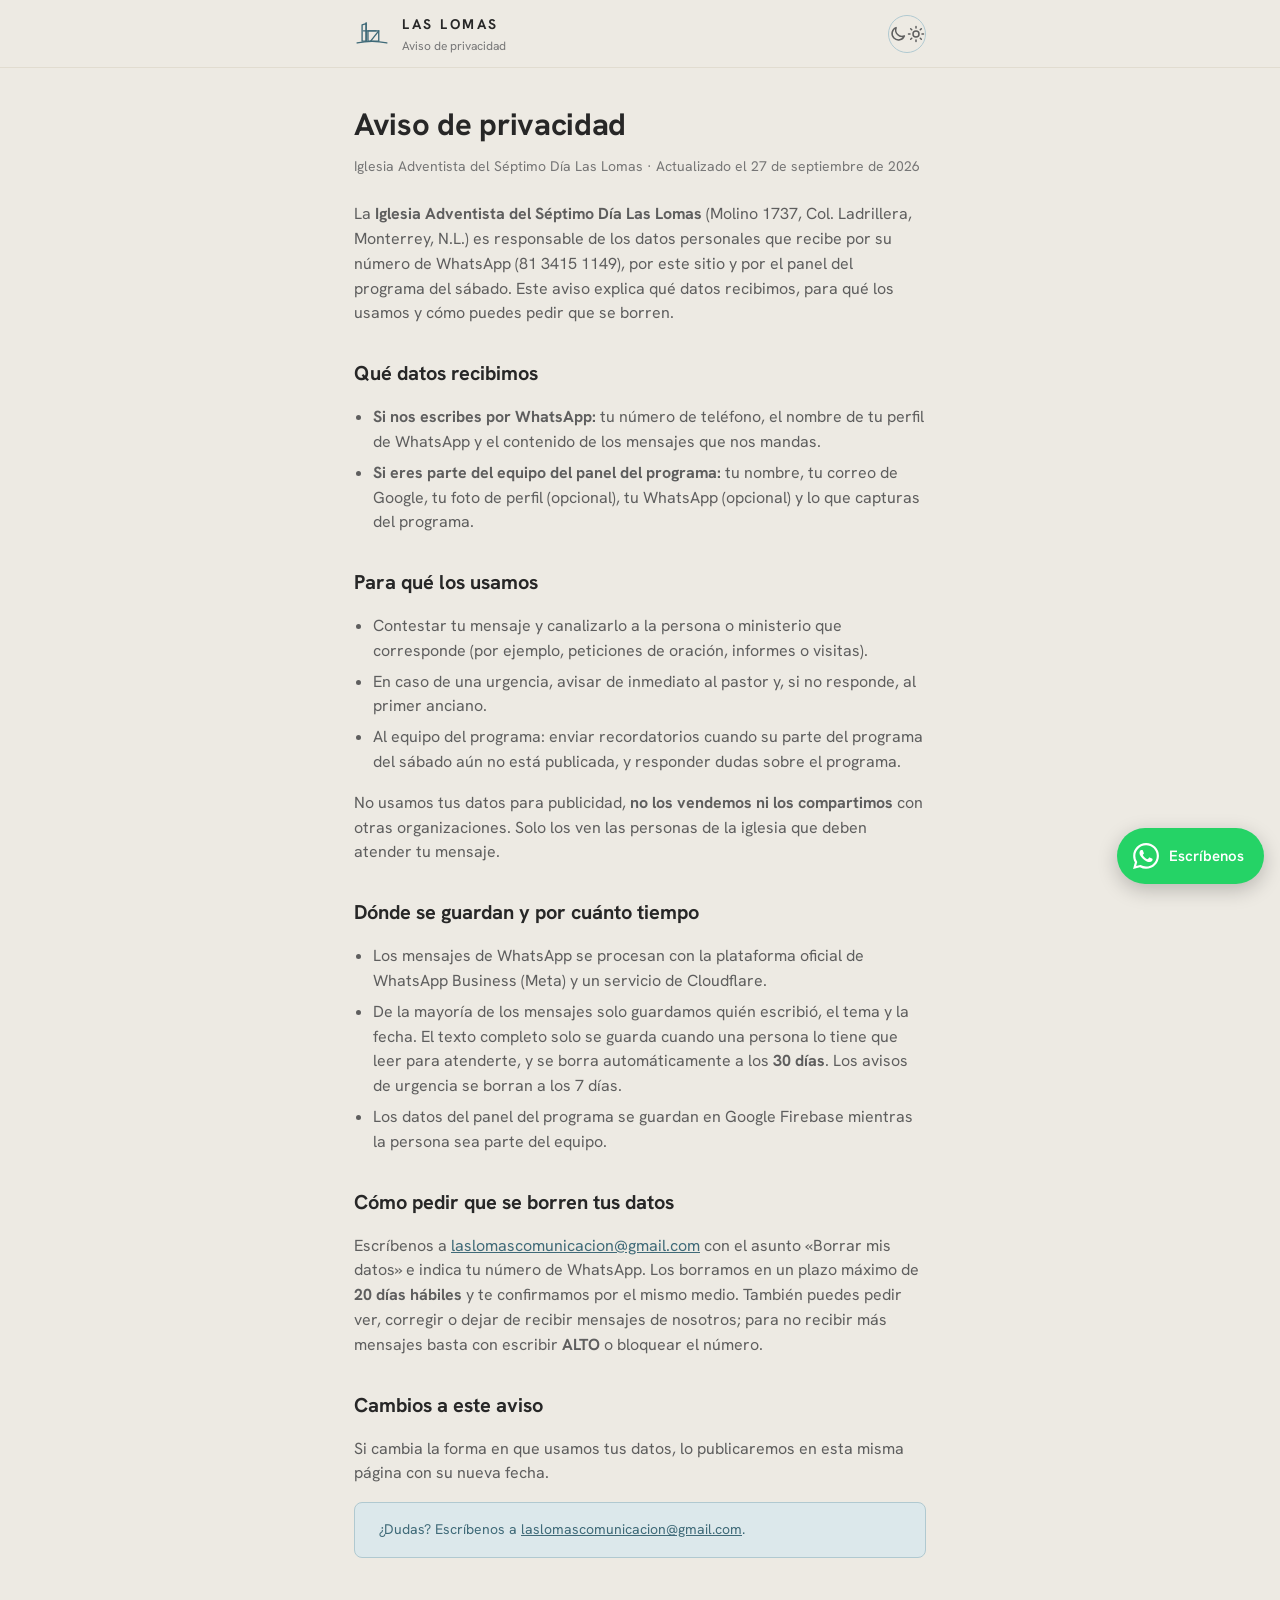
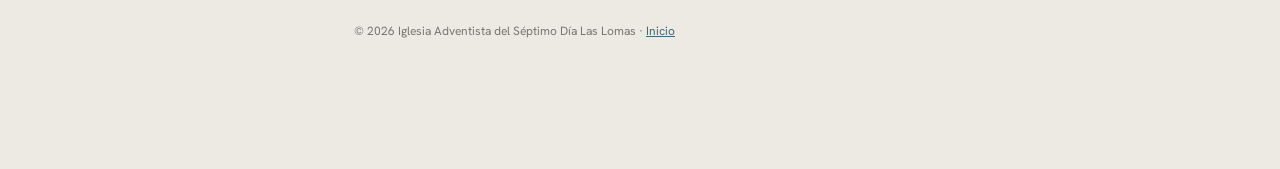
<file: privacidad.html>
<!DOCTYPE html>
<html lang="es">
<head>
<meta charset="UTF-8">
<meta name="viewport" content="width=device-width, initial-scale=1">
<title>Aviso de privacidad — IASD Las Lomas</title>
  <meta name="description" content="Cómo trata la IASD Las Lomas los datos que recibe por WhatsApp y por el panel del programa.">
  <link rel="canonical" href="https://iasdlaslomas.com/privacidad.html">
  <meta property="og:type" content="website">
  <meta property="og:site_name" content="IASD Las Lomas">
  <meta property="og:locale" content="es_MX">
  <meta property="og:title" content="Aviso de privacidad — IASD Las Lomas">
  <meta property="og:description" content="Cómo trata la IASD Las Lomas los datos que recibe por WhatsApp y por el panel del programa.">
  <meta property="og:url" content="https://iasdlaslomas.com/privacidad.html">
  <meta property="og:image" content="https://iasdlaslomas.com/og.jpg">
  <meta property="og:image:width" content="1200">
  <meta property="og:image:height" content="630">
  <meta property="og:image:alt" content="Fachada de la Iglesia Adventista del Séptimo Día Las Lomas">
  <meta name="twitter:card" content="summary_large_image">
  <link rel="icon" href="favicon.svg" type="image/svg+xml">
  <meta name="theme-color" content="#EDEAE3">
<link rel="preconnect" href="https://fonts.googleapis.com">
<link rel="preconnect" href="https://fonts.gstatic.com" crossorigin>
<link href="https://fonts.googleapis.com/css2?family=Hanken+Grotesk:wght@400;500;600;700&family=Cormorant+Garamond:ital,wght@1,500;1,600&display=swap" rel="stylesheet">
<link rel="stylesheet" href="tokens.css">
<link rel="stylesheet" href="tema.css">
<script src="tema.js"></script>
<style>
  * { box-sizing: border-box; }
  body { margin: 0; background: var(--bg); color: var(--ink); font-family: var(--font-body); line-height: var(--leading-normal); }
  .wrap { max-width: 620px; margin: 0 auto; padding: 0 var(--space-5) var(--space-8); }

  header { position: sticky; top: 0; z-index: 20; background: color-mix(in srgb, var(--color-crema-100) 92%, transparent); backdrop-filter: blur(10px); border-bottom: var(--line-thin) solid var(--border); }
  .nav { display: flex; align-items: center; gap: var(--space-3); padding: var(--space-3) var(--space-5); max-width: 620px; margin: 0 auto; }
  .nav a { display: flex; align-items: center; gap: var(--space-3); text-decoration: none; color: var(--ink); }
  .nav svg { width: 36px; height: auto; stroke: var(--accent-press); flex: none; }
  .nav .name { font-weight: 700; letter-spacing: var(--tracking-wider); font-size: var(--text-sm); text-transform: uppercase; }
  .nav .desc { display: block; font-size: var(--text-xs); color: var(--ink-muted); }

  h1 { font-size: var(--text-2xl); margin: var(--space-6) 0 var(--space-2); letter-spacing: var(--tracking-tight); }
  .sub { color: var(--ink-muted); font-size: var(--text-sm); margin: 0 0 var(--space-5); }


  h2 { font-size: var(--text-lg); margin: var(--space-6) 0 var(--space-2); }
  p, li { font-size: var(--text-base); color: var(--ink-soft); }
  ul { padding-left: 1.2em; }
  li { margin-bottom: 6px; }
  a { color: var(--accent-press); }
  .nota { background: var(--bg-tinted); border: var(--line-thin) solid var(--border-strong); border-radius: var(--radius-lg); padding: var(--space-4) var(--space-5); font-size: var(--text-sm); color: var(--accent-press); }
  footer { margin-top: var(--space-8); font-size: var(--text-xs); color: var(--ink-muted); }
</style>
</head>
<body>
<header>
  <div class="nav">
    <a href="index.html">
      <svg viewBox="0 0 160 120" fill="none" stroke-width="6" stroke-linecap="round" stroke-linejoin="round" aria-hidden="true">
        <path d="M14,102 Q80,88 146,102"/><path d="M36,22 L54,16 L54,94 L36,94 Z"/><line x1="54" y1="12" x2="54" y2="94"/><line x1="42" y1="48" x2="98" y2="48"/><path d="M62,48 L110,48 L110,94 L62,94 Z"/><line x1="110" y1="48" x2="74" y2="94"/>
      </svg>
      <span>
        <span class="name">Las Lomas</span>
        <span class="desc">Aviso de privacidad</span>
      </span>
    </a>
  </div>
</header>
<main class="wrap">
  <h1>Aviso de privacidad</h1>
  <p class="sub">Iglesia Adventista del Séptimo Día Las Lomas · Actualizado el 27 de septiembre de 2026</p>

  <p>La <b>Iglesia Adventista del Séptimo Día Las Lomas</b> (Molino 1737, Col. Ladrillera, Monterrey, N.L.) es responsable de los datos personales que recibe por su número de WhatsApp (81 3415 1149), por este sitio y por el panel del programa del sábado. Este aviso explica qué datos recibimos, para qué los usamos y cómo puedes pedir que se borren.</p>

  <h2>Qué datos recibimos</h2>
  <ul>
    <li><b>Si nos escribes por WhatsApp:</b> tu número de teléfono, el nombre de tu perfil de WhatsApp y el contenido de los mensajes que nos mandas.</li>
    <li><b>Si eres parte del equipo del panel del programa:</b> tu nombre, tu correo de Google, tu foto de perfil (opcional), tu WhatsApp (opcional) y lo que capturas del programa.</li>
  </ul>

  <h2>Para qué los usamos</h2>
  <ul>
    <li>Contestar tu mensaje y canalizarlo a la persona o ministerio que corresponde (por ejemplo, peticiones de oración, informes o visitas).</li>
    <li>En caso de una urgencia, avisar de inmediato al pastor y, si no responde, al primer anciano.</li>
    <li>Al equipo del programa: enviar recordatorios cuando su parte del programa del sábado aún no está publicada, y responder dudas sobre el programa.</li>
  </ul>
  <p>No usamos tus datos para publicidad, <b>no los vendemos ni los compartimos</b> con otras organizaciones. Solo los ven las personas de la iglesia que deben atender tu mensaje.</p>

  <h2>Dónde se guardan y por cuánto tiempo</h2>
  <ul>
    <li>Los mensajes de WhatsApp se procesan con la plataforma oficial de WhatsApp Business (Meta) y un servicio de Cloudflare.</li>
    <li>De la mayoría de los mensajes solo guardamos quién escribió, el tema y la fecha. El texto completo solo se guarda cuando una persona lo tiene que leer para atenderte, y se borra automáticamente a los <b>30 días</b>. Los avisos de urgencia se borran a los 7 días.</li>
    <li>Los datos del panel del programa se guardan en Google Firebase mientras la persona sea parte del equipo.</li>
  </ul>

  <h2 id="eliminar">Cómo pedir que se borren tus datos</h2>
  <p>Escríbenos a <a href="mailto:laslomascomunicacion@gmail.com?subject=Borrar%20mis%20datos">laslomascomunicacion@gmail.com</a> con el asunto «Borrar mis datos» e indica tu número de WhatsApp. Los borramos en un plazo máximo de <b>20 días hábiles</b> y te confirmamos por el mismo medio. También puedes pedir ver, corregir o dejar de recibir mensajes de nosotros; para no recibir más mensajes basta con escribir <b>ALTO</b> o bloquear el número.</p>

  <h2>Cambios a este aviso</h2>
  <p>Si cambia la forma en que usamos tus datos, lo publicaremos en esta misma página con su nueva fecha.</p>

  <p class="nota">¿Dudas? Escríbenos a <a href="mailto:laslomascomunicacion@gmail.com">laslomascomunicacion@gmail.com</a>.</p>

  <footer>© 2026 Iglesia Adventista del Séptimo Día Las Lomas · <a href="index.html">Inicio</a></footer>
</main>

<!-- Asistente por WhatsApp: botón flotante -->
<a class="wa-flotante" href="https://wa.me/528134151149?text=Hola" target="_blank" rel="noopener" aria-label="Escríbele al Asistente de la iglesia por WhatsApp"><svg viewBox="0 0 24 24" aria-hidden="true"><path fill="currentColor" d="M17.472 14.382c-.297-.149-1.758-.867-2.03-.967-.273-.099-.471-.148-.67.15-.197.297-.767.966-.94 1.164-.173.199-.347.223-.644.075-.297-.15-1.255-.463-2.39-1.475-.883-.788-1.48-1.761-1.653-2.059-.173-.297-.018-.458.13-.606.134-.133.298-.347.446-.52.149-.174.198-.298.298-.497.099-.198.05-.371-.025-.52-.075-.149-.669-1.612-.916-2.207-.242-.579-.487-.5-.669-.51-.173-.008-.371-.01-.57-.01-.198 0-.52.074-.792.372-.272.297-1.04 1.016-1.04 2.479 0 1.462 1.065 2.875 1.213 3.074.149.198 2.096 3.2 5.077 4.487.709.306 1.262.489 1.694.625.712.227 1.36.195 1.871.118.571-.085 1.758-.719 2.006-1.413.248-.694.248-1.289.173-1.413-.074-.124-.272-.198-.57-.347m-5.421 7.403h-.004a9.87 9.87 0 0 1-5.031-1.378l-.361-.214-3.741.982.998-3.648-.235-.374a9.86 9.86 0 0 1-1.51-5.26c.001-5.45 4.436-9.884 9.888-9.884 2.64 0 5.122 1.03 6.988 2.898a9.825 9.825 0 0 1 2.893 6.994c-.003 5.45-4.437 9.884-9.885 9.884m8.413-18.297A11.815 11.815 0 0 0 12.05 0C5.495 0 .16 5.335.157 11.892c0 2.096.547 4.142 1.588 5.945L.057 24l6.305-1.654a11.882 11.882 0 0 0 5.683 1.448h.005c6.554 0 11.89-5.335 11.893-11.893a11.821 11.821 0 0 0-3.48-8.413z"/></svg><span>Escríbenos</span></a>
<style>
  .wa-flotante { position: fixed; right: max(16px, env(safe-area-inset-right)); bottom: max(16px, env(safe-area-inset-bottom)); z-index: 60; display: inline-flex; align-items: center; gap: 10px; height: 56px; min-width: 56px; padding: 0 16px; justify-content: center; border-radius: 999px; background: #25D366; color: #fff; text-decoration: none; font: 600 15px/1 "Hanken Grotesk", system-ui, sans-serif; box-shadow: 0 6px 20px rgba(0,0,0,.22); transition: transform .15s ease, box-shadow .15s ease; }
  .wa-flotante svg { width: 26px; height: 26px; flex: none; }
  .wa-flotante span { display: none; }
  .wa-flotante:hover { transform: translateY(-2px); box-shadow: 0 10px 24px rgba(0,0,0,.26); }
  .wa-flotante:focus-visible { outline: 3px solid #0b3d2a; outline-offset: 3px; }
  @media (min-width: 820px) { .wa-flotante { padding: 0 20px 0 16px; } .wa-flotante span { display: inline; } }
  @media (prefers-reduced-motion: reduce) { .wa-flotante { transition: none; } .wa-flotante:hover { transform: none; } }
  footer::after { content: ""; display: block; height: 64px; }  /* que el botón no tape el pie */
  @media print { .wa-flotante { display: none; } footer::after { display: none; } }
</style>
</body>
</html>
</file>
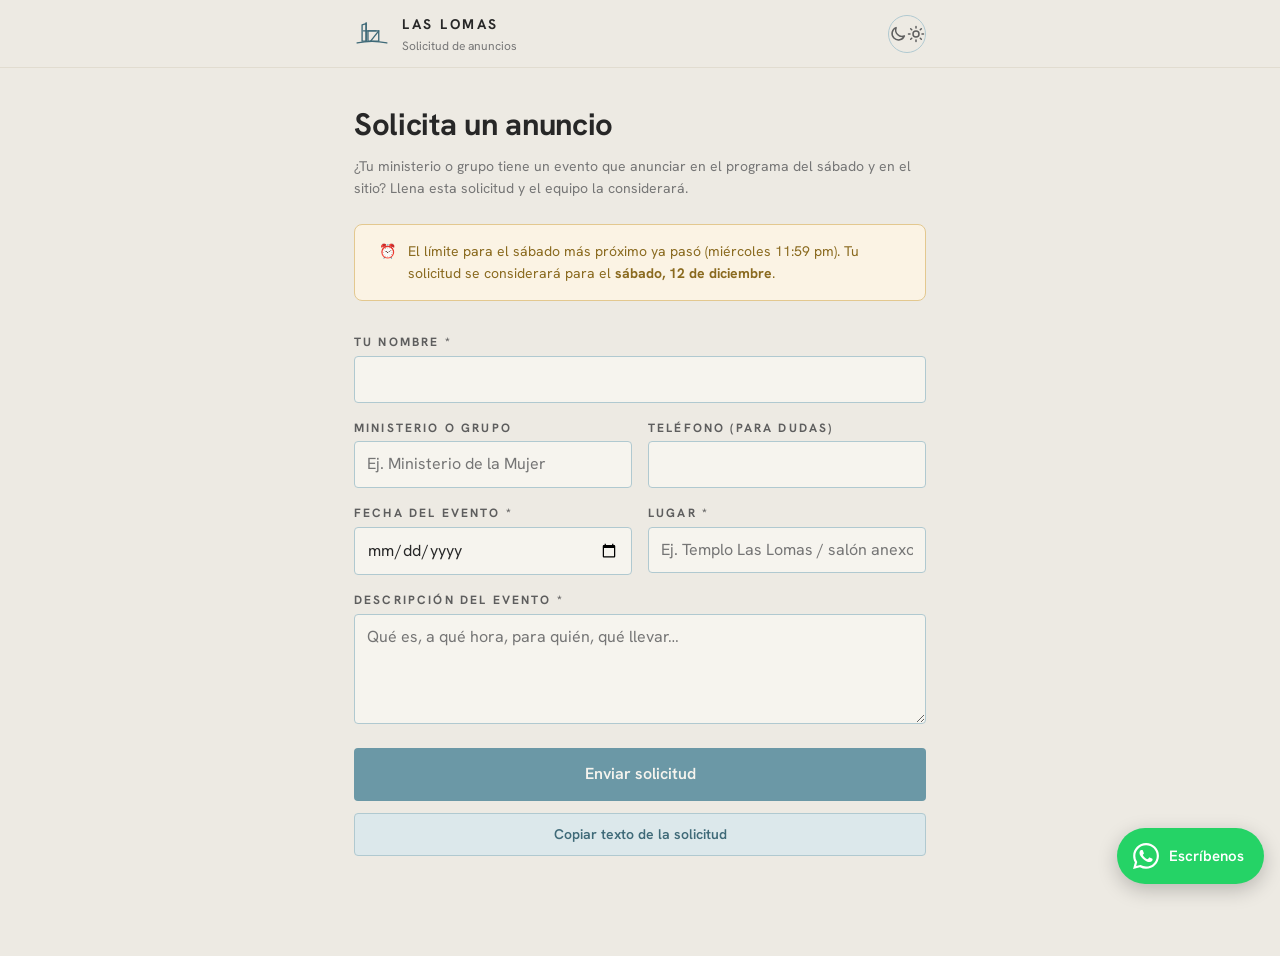
<file: solicitar.html>
<!DOCTYPE html>
<html lang="es">
<head>
<meta charset="UTF-8">
<meta name="viewport" content="width=device-width, initial-scale=1">
<title>Solicitar un anuncio — IASD Las Lomas</title>
  <meta name="description" content="Envía el anuncio de tu ministerio o grupo para publicarlo en el sitio de la IASD Las Lomas.">
  <link rel="canonical" href="https://iasdlaslomas.com/solicitar.html">
  <meta property="og:type" content="website">
  <meta property="og:site_name" content="IASD Las Lomas">
  <meta property="og:locale" content="es_MX">
  <meta property="og:title" content="Solicitar un anuncio — IASD Las Lomas">
  <meta property="og:description" content="Envía el anuncio de tu ministerio o grupo para publicarlo en el sitio de la IASD Las Lomas.">
  <meta property="og:url" content="https://iasdlaslomas.com/solicitar.html">
  <meta property="og:image" content="https://iasdlaslomas.com/og.jpg">
  <meta property="og:image:width" content="1200">
  <meta property="og:image:height" content="630">
  <meta property="og:image:alt" content="Fachada de la Iglesia Adventista del Séptimo Día Las Lomas">
  <meta name="twitter:card" content="summary_large_image">
  <link rel="icon" href="favicon.svg" type="image/svg+xml">
  <meta name="theme-color" content="#EDEAE3">
<link rel="preconnect" href="https://fonts.googleapis.com">
<link rel="preconnect" href="https://fonts.gstatic.com" crossorigin>
<link href="https://fonts.googleapis.com/css2?family=Hanken+Grotesk:wght@400;500;600;700&family=Cormorant+Garamond:ital,wght@1,500;1,600&display=swap" rel="stylesheet">
<link rel="stylesheet" href="tokens.css">
<link rel="stylesheet" href="tema.css">
<script src="tema.js"></script>
<style>
  * { box-sizing: border-box; }
  body { margin: 0; background: var(--bg); color: var(--ink); font-family: var(--font-body); line-height: var(--leading-normal); }
  .wrap { max-width: 620px; margin: 0 auto; padding: 0 var(--space-5) var(--space-8); }

  header { position: sticky; top: 0; z-index: 20; background: color-mix(in srgb, var(--color-crema-100) 92%, transparent); backdrop-filter: blur(10px); border-bottom: var(--line-thin) solid var(--border); }
  .nav { display: flex; align-items: center; gap: var(--space-3); padding: var(--space-3) var(--space-5); max-width: 620px; margin: 0 auto; }
  .nav a { display: flex; align-items: center; gap: var(--space-3); text-decoration: none; color: var(--ink); }
  .nav svg { width: 36px; height: auto; stroke: var(--accent-press); flex: none; }
  .nav .name { font-weight: 700; letter-spacing: var(--tracking-wider); font-size: var(--text-sm); text-transform: uppercase; }
  .nav .desc { display: block; font-size: var(--text-xs); color: var(--ink-muted); }

  h1 { font-size: var(--text-2xl); margin: var(--space-6) 0 var(--space-2); letter-spacing: var(--tracking-tight); }
  .sub { color: var(--ink-muted); font-size: var(--text-sm); margin: 0 0 var(--space-5); }

  .plazo { display: flex; gap: var(--space-3); align-items: start; background: var(--bg-tinted); border: var(--line-thin) solid var(--border-strong); border-radius: var(--radius-lg); padding: var(--space-4) var(--space-5); margin-bottom: var(--space-6); font-size: var(--text-sm); color: var(--accent-press); }
  .plazo.tarde { background: #FBF3E4; border-color: #E3C88F; color: #8A6A1F; }

  label { display: block; font-size: var(--text-xs); font-weight: 700; letter-spacing: var(--tracking-wider); text-transform: uppercase; color: var(--ink-soft); margin-bottom: 4px; }
  input, textarea { width: 100%; font: inherit; font-size: var(--text-base); color: var(--ink); background: var(--bg-elevated); border: var(--line-thin) solid var(--border-strong); border-radius: var(--radius-md); padding: 10px 12px; }
  input:focus, textarea:focus { outline: 2px solid var(--accent); outline-offset: 1px; }
  textarea { min-height: 110px; resize: vertical; }
  .campo { margin-bottom: var(--space-4); }
  .dos { display: grid; grid-template-columns: 1fr 1fr; gap: var(--space-4); }
  @media (max-width: 520px) { .dos { grid-template-columns: 1fr; gap: 0; } }

  button { font: inherit; font-weight: 600; border: none; border-radius: var(--radius-md); cursor: pointer; }
  .btn-pub { background: var(--accent); color: var(--on-accent); padding: 14px 28px; font-size: var(--text-base); width: 100%; }
  .btn-pub:hover { background: var(--accent-press); }
  .btn-sec { background: var(--bg-tinted); color: var(--accent-press); border: var(--line-thin) solid var(--border-strong); padding: 10px 16px; font-size: var(--text-sm); width: 100%; margin-top: var(--space-3); }
  #estado { display: block; margin-top: var(--space-4); font-size: var(--text-sm); font-weight: 600; min-height: 1.4em; }
  #estado.ok { color: #4a7c2f; }
  #estado.error { color: #b3261e; }
  .gracias { background: var(--bg-elevated); border: var(--line-thin) solid var(--border-strong); border-radius: var(--radius-lg); padding: var(--space-6); text-align: center; font-size: var(--text-base); }
  .gracias b { display: block; font-size: var(--text-xl); margin-bottom: var(--space-2); }
</style>
</head>
<body>

<header>
  <div class="nav">
    <a href="index.html">
      <svg viewBox="0 0 160 120" fill="none" stroke-width="6" stroke-linecap="round" stroke-linejoin="round" aria-hidden="true">
        <path d="M14,102 Q80,88 146,102"/><path d="M36,22 L54,16 L54,94 L36,94 Z"/><line x1="54" y1="12" x2="54" y2="94"/><line x1="42" y1="48" x2="98" y2="48"/><path d="M62,48 L110,48 L110,94 L62,94 Z"/><line x1="110" y1="48" x2="74" y2="94"/>
      </svg>
      <span>
        <span class="name">Las Lomas</span>
        <span class="desc">Solicitud de anuncios</span>
      </span>
    </a>
  </div>
</header>

<div class="wrap">
  <h1>Solicita un anuncio</h1>
  <p class="sub">¿Tu ministerio o grupo tiene un evento que anunciar en el programa del sábado y en el sitio? Llena esta solicitud y el equipo la considerará.</p>

  <p class="plazo" id="plazo"></p>

  <form id="forma">
    <div class="campo">
      <label for="nombre">Tu nombre *</label>
      <input id="nombre" required autocomplete="name">
    </div>
    <div class="dos">
      <div class="campo">
        <label for="ministerio">Ministerio o grupo</label>
        <input id="ministerio" placeholder="Ej. Ministerio de la Mujer">
      </div>
      <div class="campo">
        <label for="contacto">Teléfono (para dudas)</label>
        <input id="contacto" type="tel" autocomplete="tel">
      </div>
    </div>
    <div class="dos">
      <div class="campo">
        <label for="fecha-evento">Fecha del evento *</label>
        <input id="fecha-evento" type="date" required>
      </div>
      <div class="campo">
        <label for="lugar">Lugar *</label>
        <input id="lugar" required placeholder="Ej. Templo Las Lomas / salón anexo">
      </div>
    </div>
    <div class="campo">
      <label for="descripcion">Descripción del evento *</label>
      <textarea id="descripcion" required placeholder="Qué es, a qué hora, para quién, qué llevar…"></textarea>
    </div>
    <button class="btn-pub" id="btn-enviar" type="submit">Enviar solicitud</button>
    <button class="btn-sec" id="btn-copiar" type="button">Copiar texto de la solicitud</button>
    <span id="estado"></span>
  </form>

  <div class="gracias" id="gracias" hidden>
    <b>✓ Solicitud enviada</b>
    <span id="gracias-detalle"></span>
  </div>
</div>

<script>
(function () {
  var OWNER = 'iasdlaslomas', REPO = 'iasdlaslomas.github.io', RUTA = 'solicitudes.json', RAMA = 'main';
  var LS_TOKEN = 'laslomas_token';
  // Correo al que llegan las solicitudes del formulario público.
  var CORREO = 'laslomascomunicacion@gmail.com';
  function abrirCorreo(s) {
    var asunto = 'Solicitud de anuncio — ' + (s.nombre || 'IASD Las Lomas');
    window.location.href = 'mailto:' + CORREO + '?subject=' + encodeURIComponent(asunto) + '&body=' + encodeURIComponent(texto(s));
  }

  /* Sábado objetivo y su límite (miércoles previo, 11:59 pm). */
  function objetivo() {
    var d = new Date();
    var sab = new Date(d);
    sab.setDate(d.getDate() + ((6 - d.getDay() + 7) % 7 || 7));
    var lim = new Date(sab);
    lim.setDate(sab.getDate() - 3);
    lim.setHours(23, 59, 59, 999);
    var tarde = d > lim;
    if (tarde) { sab.setDate(sab.getDate() + 7); lim.setDate(lim.getDate() + 7); }
    return { sab: sab, lim: lim, tarde: tarde };
  }
  function larga(f) { return f.toLocaleDateString('es-MX', { weekday: 'long', day: 'numeric', month: 'long' }); }
  function iso(f) { return f.getFullYear() + '-' + String(f.getMonth() + 1).padStart(2, '0') + '-' + String(f.getDate()).padStart(2, '0'); }

  var obj = objetivo();
  var plazo = document.getElementById('plazo');
  if (obj.tarde) {
    plazo.classList.add('tarde');
    plazo.innerHTML = '⏰ <span>El límite para el sábado más próximo ya pasó (miércoles 11:59 pm). Tu solicitud se considerará para el <b>' + larga(obj.sab) + '</b>.</span>';
  } else {
    plazo.innerHTML = '🗓️ <span>Solicitudes para el programa del <b>' + larga(obj.sab) + '</b> — se reciben hasta el <b>' + larga(obj.lim) + ' a las 11:59 pm</b>.</span>';
  }

  function leer() {
    return {
      recibido: new Date().toISOString().slice(0, 16).replace('T', ' '),
      paraSabado: iso(obj.sab),
      nombre: document.getElementById('nombre').value.trim(),
      ministerio: document.getElementById('ministerio').value.trim(),
      contacto: document.getElementById('contacto').value.trim(),
      fechaEvento: document.getElementById('fecha-evento').value,
      lugar: document.getElementById('lugar').value.trim(),
      descripcion: document.getElementById('descripcion').value.trim(),
      estado: 'pendiente'
    };
  }

  function texto(s) {
    var fe = s.fechaEvento ? new Date(s.fechaEvento + 'T12:00:00') : null;
    return '🔔 Solicitud de anuncio — IASD Las Lomas\n' +
      'Para el programa del: ' + larga(obj.sab) + '\n' +
      'Evento: ' + s.descripcion + '\n' +
      (fe ? 'Fecha del evento: ' + larga(fe) + '\n' : '') +
      'Lugar: ' + s.lugar + '\n' +
      'Solicita: ' + s.nombre + (s.ministerio ? ' (' + s.ministerio + ')' : '') + (s.contacto ? ' · ' + s.contacto : '');
  }

  function aviso(msg, clase) {
    var e = document.getElementById('estado');
    e.textContent = msg; e.className = clase || '';
  }

  function gracias(detalle) {
    document.getElementById('forma').hidden = true;
    document.getElementById('plazo').hidden = true;
    document.getElementById('gracias-detalle').textContent = detalle;
    document.getElementById('gracias').hidden = false;
  }

  function b64utf8(str) {
    var bytes = new TextEncoder().encode(str), bin = '';
    for (var i = 0; i < bytes.length; i++) bin += String.fromCharCode(bytes[i]);
    return btoa(bin);
  }

  document.getElementById('forma').addEventListener('submit', function (ev) {
    ev.preventDefault();
    var s = leer();
    var token = localStorage.getItem(LS_TOKEN);
    if (token) {
      /* Con llave: guarda directo en la cola del sitio. */
      aviso('Enviando…');
      var api = 'https://api.github.com/repos/' + OWNER + '/' + REPO + '/contents/' + RUTA;
      var cab = { 'Authorization': 'Bearer ' + token, 'Accept': 'application/vnd.github+json' };
      fetch(api + '?ref=' + RAMA, { headers: cab })
        .then(function (r) { return r.ok ? r.json() : null; })
        .then(function (actual) {
          var lista = [];
          try { if (actual && actual.content) lista = JSON.parse(decodeURIComponent(escape(atob(actual.content)))); } catch (e) {}
          if (!Array.isArray(lista)) lista = [];
          lista.push(s);
          var cuerpo = { message: 'Solicitud de anuncio: ' + s.nombre, content: b64utf8(JSON.stringify(lista, null, 2) + '\n'), branch: RAMA };
          if (actual && actual.sha) cuerpo.sha = actual.sha;
          return fetch(api, { method: 'PUT', headers: cab, body: JSON.stringify(cuerpo) });
        })
        .then(function (r) {
          if (!r || !r.ok) throw 0;
          gracias('Quedó registrada para el ' + larga(obj.sab) + '. El equipo la revisará.');
        })
        .catch(function () {
          aviso('No se pudo guardar directo — se abrirá el correo para enviarla.', 'error');
          setTimeout(function () { abrirCorreo(s); }, 900);
        });
    } else {
      /* Sin llave: la solicitud viaja por correo al equipo. */
      abrirCorreo(s);
      gracias('Se abrió tu correo con la solicitud lista — solo presiona enviar. Se considerará para el ' + larga(obj.sab) + '.');
    }
  });

  document.getElementById('btn-copiar').addEventListener('click', function () {
    var s = leer();
    if (!s.descripcion && !s.lugar) { aviso('Llena la solicitud primero.', 'error'); return; }
    (navigator.clipboard ? navigator.clipboard.writeText(texto(s)) : Promise.reject())
      .then(function () { aviso('✓ Copiada — pégala donde la quieras enviar.', 'ok'); })
      .catch(function () { prompt('Copia el texto:', texto(s)); });
  });
})();
</script>
<!-- Asistente por WhatsApp: botón flotante -->
<a class="wa-flotante" href="https://wa.me/528134151149?text=Hola" target="_blank" rel="noopener" aria-label="Escríbele al Asistente de la iglesia por WhatsApp"><svg viewBox="0 0 24 24" aria-hidden="true"><path fill="currentColor" d="M17.472 14.382c-.297-.149-1.758-.867-2.03-.967-.273-.099-.471-.148-.67.15-.197.297-.767.966-.94 1.164-.173.199-.347.223-.644.075-.297-.15-1.255-.463-2.39-1.475-.883-.788-1.48-1.761-1.653-2.059-.173-.297-.018-.458.13-.606.134-.133.298-.347.446-.52.149-.174.198-.298.298-.497.099-.198.05-.371-.025-.52-.075-.149-.669-1.612-.916-2.207-.242-.579-.487-.5-.669-.51-.173-.008-.371-.01-.57-.01-.198 0-.52.074-.792.372-.272.297-1.04 1.016-1.04 2.479 0 1.462 1.065 2.875 1.213 3.074.149.198 2.096 3.2 5.077 4.487.709.306 1.262.489 1.694.625.712.227 1.36.195 1.871.118.571-.085 1.758-.719 2.006-1.413.248-.694.248-1.289.173-1.413-.074-.124-.272-.198-.57-.347m-5.421 7.403h-.004a9.87 9.87 0 0 1-5.031-1.378l-.361-.214-3.741.982.998-3.648-.235-.374a9.86 9.86 0 0 1-1.51-5.26c.001-5.45 4.436-9.884 9.888-9.884 2.64 0 5.122 1.03 6.988 2.898a9.825 9.825 0 0 1 2.893 6.994c-.003 5.45-4.437 9.884-9.885 9.884m8.413-18.297A11.815 11.815 0 0 0 12.05 0C5.495 0 .16 5.335.157 11.892c0 2.096.547 4.142 1.588 5.945L.057 24l6.305-1.654a11.882 11.882 0 0 0 5.683 1.448h.005c6.554 0 11.89-5.335 11.893-11.893a11.821 11.821 0 0 0-3.48-8.413z"/></svg><span>Escríbenos</span></a>
<style>
  .wa-flotante { position: fixed; right: max(16px, env(safe-area-inset-right)); bottom: max(16px, env(safe-area-inset-bottom)); z-index: 60; display: inline-flex; align-items: center; gap: 10px; height: 56px; min-width: 56px; padding: 0 16px; justify-content: center; border-radius: 999px; background: #25D366; color: #fff; text-decoration: none; font: 600 15px/1 "Hanken Grotesk", system-ui, sans-serif; box-shadow: 0 6px 20px rgba(0,0,0,.22); transition: transform .15s ease, box-shadow .15s ease; }
  .wa-flotante svg { width: 26px; height: 26px; flex: none; }
  .wa-flotante span { display: none; }
  .wa-flotante:hover { transform: translateY(-2px); box-shadow: 0 10px 24px rgba(0,0,0,.26); }
  .wa-flotante:focus-visible { outline: 3px solid #0b3d2a; outline-offset: 3px; }
  @media (min-width: 820px) { .wa-flotante { padding: 0 20px 0 16px; } .wa-flotante span { display: inline; } }
  @media (prefers-reduced-motion: reduce) { .wa-flotante { transition: none; } .wa-flotante:hover { transform: none; } }
  footer::after { content: ""; display: block; height: 64px; }  /* que el botón no tape el pie */
  @media print { .wa-flotante { display: none; } footer::after { display: none; } }
</style>
</body>
</html>
</file>
<file: tokens.css>
/* ============================================================
   IASD Las Lomas — Design Tokens
   Iglesia Adventista del Séptimo Día · Las Lomas
   Paleta de la identidad visual: Cielo (teal) / Crema / Carbón.
   ============================================================ */

:root {
  /* ---- Color: Cielo (teal · cielo y vidrio de la fachada) ---- */
  --color-cielo-700: #3F6A78;  /* press / texto sobre crema */
  --color-cielo-600: #517E8C;  /* hover */
  --color-cielo-500: #6B98A6;  /* base · acento de marca */
  --color-cielo-400: #8DB0BB;
  --color-cielo-300: #B0C9D0;
  --color-cielo-100: #DCE8EB;  /* superficie tintada */

  /* ---- Color: Crema (superficies / fondo) ---- */
  --color-crema-50:  #F6F4EE;
  --color-crema-100: #EDEAE3;  /* fondo base */
  --color-crema-200: #E1DCD0;  /* bordes */
  --color-crema-300: #D0C9BA;

  /* ---- Color: Carbón (tinta / superficies oscuras) ---- */
  --color-carbon-900: #161616;
  --color-carbon-800: #272727;  /* tinta base · fondo invertido */
  --color-carbon-700: #3A3A3A;
  --color-carbon-600: #4F4F4F;

  /* ---- Color: Gris (texto secundario) ---- */
  --color-gris-600: #5E5E5E;
  --color-gris-500: #767676;  /* texto secundario */
  --color-gris-400: #9A9A9A;
  --color-gris-300: #BEBEBE;

  /* ---- Roles semánticos ---- */
  --bg:            var(--color-crema-100);
  --bg-elevated:   var(--color-crema-50);
  --bg-inverted:   var(--color-carbon-800);
  --bg-tinted:     var(--color-cielo-100);
  --ink:           var(--color-carbon-800);
  --ink-soft:      var(--color-gris-600);
  --ink-muted:     var(--color-gris-500);
  --ink-on-dark:   var(--color-crema-100);
  --accent:        var(--color-cielo-500);
  --accent-hover:  var(--color-cielo-600);
  --accent-press:  var(--color-cielo-700);
  --on-accent:     var(--color-crema-50);
  --border:        var(--color-crema-200);
  --border-strong: var(--color-cielo-300);
  --focus-ring:    color-mix(in srgb, var(--color-cielo-500) 55%, transparent);

  /* ---- Tipografía ---- */
  /* Principal de marca: Quasimoda Medium (comercial). Fallback web cercano:
     Hanken Grotesk — sans geométrica humanista, se carga vía Google Fonts. */
  --font-display: 'Quasimoda', 'Hanken Grotesk', ui-sans-serif, system-ui, sans-serif;
  --font-body:    'Quasimoda', 'Hanken Grotesk', ui-sans-serif, system-ui, -apple-system, 'Segoe UI', Helvetica, sans-serif;
  --font-script:  'Cormorant Garamond', Georgia, serif;  /* itálica de la seña (Iglesia Adventista…) */

  --text-xs:   0.75rem;   /* 12 */
  --text-sm:   0.875rem;  /* 14 */
  --text-base: 1rem;      /* 16 */
  --text-lg:   1.25rem;   /* 20 */
  --text-xl:   1.5625rem; /* 25 */
  --text-2xl:  1.9375rem; /* 31 */
  --text-3xl:  2.4375rem; /* 39 */
  --text-4xl:  3.0625rem; /* 49 */

  --tracking-tight:  -0.01em;
  --tracking-wide:   0.06em;
  --tracking-wider:  0.18em;  /* "LAS LOMAS" en caps espaciadas */
  --leading-tight:   1.15;
  --leading-normal:  1.55;

  /* ---- Espaciado (base 4px) ---- */
  --space-1: 0.25rem;  /* 4  */
  --space-2: 0.5rem;   /* 8  */
  --space-3: 0.75rem;  /* 12 */
  --space-4: 1rem;     /* 16 */
  --space-5: 1.5rem;   /* 24 */
  --space-6: 2rem;     /* 32 */
  --space-7: 3rem;     /* 48 */
  --space-8: 4rem;     /* 64 */

  /* ---- Radios (limpios / arquitectónicos) ---- */
  --radius-sm:   2px;
  --radius-md:   4px;
  --radius-lg:   8px;
  --radius-xl:   14px;
  --radius-pill: 999px;

  /* ---- Bordes & líneas ---- */
  --line-thin: 1px;
  --line-med:  1.5px;
  --line-bold: 2px;

  /* ---- Elevación (fría, sutil) ---- */
  --shadow-sm: 0 1px 2px rgba(39, 39, 39, 0.06);
  --shadow-md: 0 4px 14px rgba(39, 39, 39, 0.10);
  --shadow-lg: 0 12px 32px rgba(39, 39, 39, 0.14);
}
</file>
<file: tema.css>
/* ============================================================
   IASD Las Lomas — Tema claro / oscuro
   tema.js pone data-theme="light|dark" en <html> antes de pintar
   (según lo que eligió la persona o, si no eligió, el modo del teléfono).
   Todo lo oscuro va prefijado con :root[data-theme="dark"] para ganarle
   en especificidad a los estilos propios de cada página.
   ============================================================ */

/* ---- Botón ☀ / ☾ (lo inserta tema.js en la cabecera) ---- */
.tema-btn { order: 10; flex: none; width: 38px; height: 38px; padding: 0; display: inline-flex; align-items: center; justify-content: center; background: transparent; color: var(--ink-soft); border: var(--line-thin) solid var(--border-strong); border-radius: var(--radius-pill); cursor: pointer; transition: background .15s ease, color .15s ease, border-color .15s ease; }
.tema-btn:hover { color: var(--accent-press); background: var(--bg-tinted); }
.tema-btn:focus-visible { outline: none; box-shadow: 0 0 0 3px var(--focus-ring); }
.nav .tema-btn svg { width: 18px; height: 18px; display: block; stroke: currentColor; fill: none; stroke-width: 2; stroke-linecap: round; stroke-linejoin: round; }
.tema-btn .sol { display: none; }
:root[data-theme="dark"] .tema-btn .sol { display: block; }
:root[data-theme="dark"] .tema-btn .luna { display: none; }
/* .con-hamburguesa la pone tema.js cuando el menú ☰ está visible (cada página tiene su propio corte) */
.nav.con-hamburguesa .tema-btn { margin-left: auto; }
.nav.con-hamburguesa .nav-toggle { order: 11; margin-left: 4px; }

/* ---- Tokens oscuros ---- */
:root[data-theme="dark"] {
  color-scheme: dark;
  --bg:            #1A1B1A;
  --bg-elevated:   #232423;
  --bg-inverted:   #0F1213;
  --bg-tinted:     #1C272A;
  --ink:           #EDEAE3;
  --ink-soft:      #C3BEB3;
  --ink-muted:     #9C978D;
  --ink-on-dark:   #EDEAE3;
  --accent:        #8DB0BB;   /* cielo-400: más luminoso sobre fondo oscuro */
  --accent-hover:  #A3C0C9;
  --accent-press:  #B0C9D0;   /* se usa como texto de acento → cielo-300 */
  --on-accent:     #0F1213;
  --border:        #2E302F;
  --border-strong: #34494F;
  --focus-ring:    color-mix(in srgb, #8DB0BB 55%, transparent);
  --shadow-sm: 0 1px 2px rgba(0, 0, 0, 0.35);
  --shadow-md: 0 4px 14px rgba(0, 0, 0, 0.45);
  --shadow-lg: 0 12px 32px rgba(0, 0, 0, 0.55);
}
:root[data-theme="dark"] ::selection { background: #34494F; color: #EDEAE3; }

/* ---- Común a todas las páginas ---- */
:root[data-theme="dark"] header { background: color-mix(in srgb, var(--bg) 88%, transparent); }
:root[data-theme="dark"] .nav.con-hamburguesa nav { background: color-mix(in srgb, var(--bg) 97%, transparent); }
:root[data-theme="dark"] .loma path { fill: var(--bg-inverted); }   /* la curva empata con el hero */
:root[data-theme="dark"] .btn-secondary:hover { color: var(--bg); }
:root[data-theme="dark"] .btn-on-dark:hover { color: var(--bg-inverted); }
:root[data-theme="dark"] .banner-ink { border: var(--line-thin) solid var(--border); }
:root[data-theme="dark"] .banner-accent { background: #3F6A78; color: var(--ink); }   /* cielo profundo, sin deslumbrar */
:root[data-theme="dark"] .banner-accent .cta { background: var(--ink); color: #2C4E59; }
:root[data-theme="dark"] .wa-flotante:focus-visible { outline-color: var(--accent); }

/* ---- Inicio ---- */
:root[data-theme="dark"] .hero .facade { filter: brightness(.85) saturate(.9); }
:root[data-theme="dark"] .hero .facade::after {
  background:
    linear-gradient(to right, var(--bg-inverted) 2%, color-mix(in srgb, var(--bg-inverted) 55%, transparent) 32%, transparent 60%),
    linear-gradient(to bottom, color-mix(in srgb, var(--bg-inverted) 85%, transparent) 0%, transparent 38%),
    linear-gradient(to top, var(--bg-inverted) 0%, transparent 34%),
    radial-gradient(120% 90% at 70% 45%, transparent 55%, color-mix(in srgb, var(--bg-inverted) 65%, transparent) 100%);
}
:root[data-theme="dark"] .step,
:root[data-theme="dark"] .contact-list li { border-top-color: var(--border); }
:root[data-theme="dark"] .step:last-child,
:root[data-theme="dark"] .contact-list li:last-child { border-bottom-color: var(--border); }
:root[data-theme="dark"] .band .masonry { opacity: .12; }
:root[data-theme="dark"] .player { background: #0A0C0C; border-color: var(--border); }
:root[data-theme="dark"] .pastor-foto img { filter: brightness(.95); }
:root[data-theme="dark"] .map iframe { filter: invert(.9) hue-rotate(180deg) saturate(.6) brightness(.95); }   /* mapa en tonos oscuros */

/* ---- Programa: encabezados con fondo claro elegido en el panel ---- */
:root[data-theme="dark"] .schedule .head.claro { color: #272727; }
:root[data-theme="dark"] .schedule .head.claro .day,
:root[data-theme="dark"] .schedule .head.claro .tema,
:root[data-theme="dark"] .schedule .head.claro .ver-diseno { color: #3F6A78; }
:root[data-theme="dark"] .schedule .head.claro .ver-diseno { border-color: #B0C9D0; }

/* ---- Escuela Sabática ---- */
:root[data-theme="dark"] .btn-primary:hover { background: var(--accent-hover); }   /* escuela.html lo oscurece a carbón */

/* ---- Calendario ---- */
:root[data-theme="dark"] .cal-celda.otro-mes .num { color: #5F5B55; }

/* ---- Solicitar ---- */
:root[data-theme="dark"] .plazo.tarde { background: #2E2614; border-color: #6B5626; color: #E3C88F; }
:root[data-theme="dark"] #estado.ok { color: #8BC46A; }
:root[data-theme="dark"] #estado.error { color: #F2847C; }
</file>
